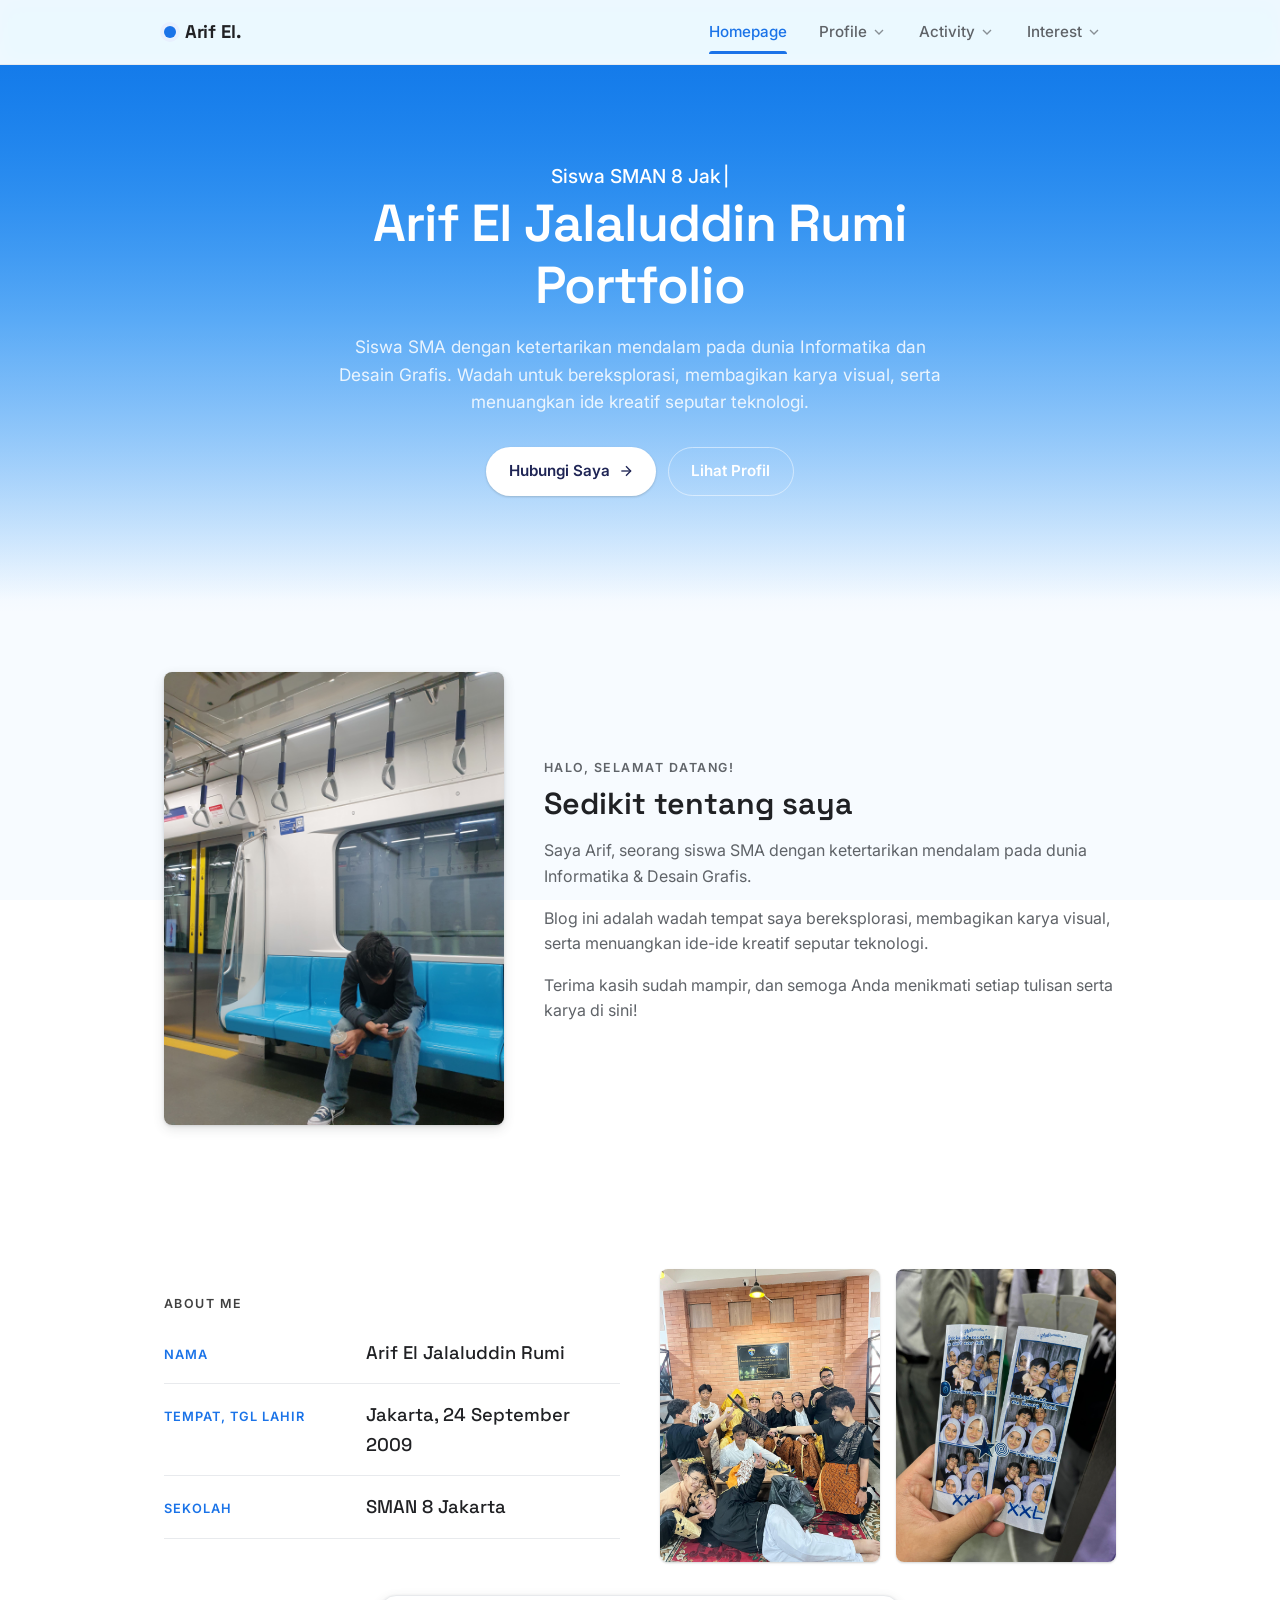
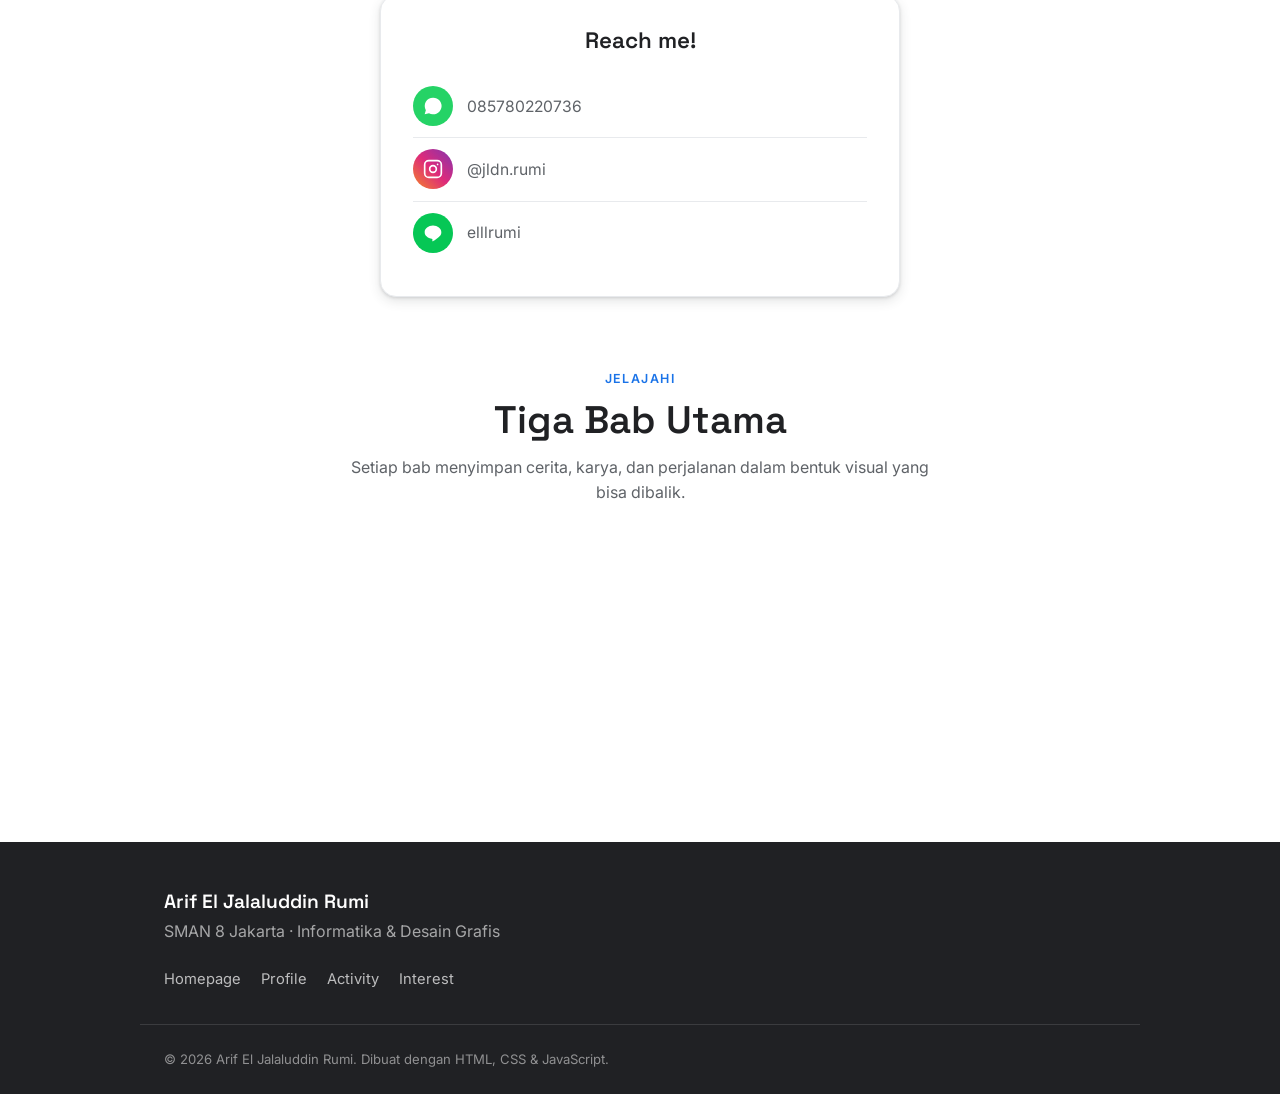
<file: index.html>
<!DOCTYPE html>
<html lang="id" class="bg-background">
<head>
  <meta charset="UTF-8" />
  <meta name="viewport" content="width=device-width, initial-scale=1.0" />
  <title>Arif El Jalaluddin Rumi - Portfolio</title>
  <meta name="description" content="Portfolio Arif El Jalaluddin Rumi — siswa SMAN 8 Jakarta dengan ketertarikan pada Informatika & Desain Grafis." />
  <meta name="theme-color" content="#2b2f7a" />
  <link rel="preconnect" href="https://fonts.googleapis.com" />
  <link rel="preconnect" href="https://fonts.gstatic.com" crossorigin />
  <link href="https://fonts.googleapis.com/css2?family=Space+Grotesk:wght@400;500;600;700&family=Inter:wght@400;500;600&display=swap" rel="stylesheet" />
  <link rel="stylesheet" href="styles.css" />
</head>
<body>

  <!-- ============ NAV ============ -->
  <header class="nav">
    <nav class="wrap nav__inner" aria-label="Navigasi utama">
      <a href="index.html" class="brand"><span class="brand__dot"></span>Arif El.</a>
      <button class="nav__toggle" aria-label="Buka menu" aria-expanded="false">
        <svg viewBox="0 0 24 24" fill="none" stroke="currentColor" stroke-width="2"><line x1="3" y1="6" x2="21" y2="6"/><line x1="3" y1="12" x2="21" y2="12"/><line x1="3" y1="18" x2="21" y2="18"/></svg>
      </button>
      <ul class="nav__links">
        <li><a class="nav__link active" data-page="index.html" href="index.html">Homepage</a></li>
        <li class="has-drop">
          <a class="nav__link" data-page="profile.html" href="profile.html">Profile
            <svg viewBox="0 0 24 24" fill="none" stroke="currentColor" stroke-width="2"><polyline points="6 9 12 15 18 9"/></svg>
          </a>
          <div class="dropdown">
            <a href="profile.html#skills">Skills</a>
            <a href="profile.html#future">Vision</a>
            <a href="profile.html#archive">Archive</a>
          </div>
        </li>
        <li class="has-drop">
          <a class="nav__link" data-page="activity.html" href="activity.html">Activity
            <svg viewBox="0 0 24 24" fill="none" stroke="currentColor" stroke-width="2"><polyline points="6 9 12 15 18 9"/></svg>
          </a>
          <div class="dropdown">
            <a href="activity.html#shs">Senior High School</a>
            <a href="activity.html#jhs">Junior High School</a>
            <a href="activity.html#social">Social</a>
          </div>
        </li>
        <li class="has-drop">
          <a class="nav__link" data-page="interest.html" href="interest.html">Interest
            <svg viewBox="0 0 24 24" fill="none" stroke="currentColor" stroke-width="2"><polyline points="6 9 12 15 18 9"/></svg>
          </a>
          <div class="dropdown">
            <a href="interest.html#book">Book</a>
            <a href="interest.html#graphic">Graphic Design</a>
            <a href="interest.html#photography">Photography</a>
          </div>
        </li>
      </ul>
    </nav>
  </header>

  <!-- ============ HERO ============ -->
  <section class="hero">
    <div class="typing-container">
  <span class="typing-text"></span><span class="cursor">|</span>
</div>
    <div class="wrap hero__inner">
      <h1 class="reveal in">Arif El Jalaluddin Rumi <br> Portfolio</h1>
      <p class="hero__sub reveal in">Siswa SMA dengan ketertarikan mendalam pada dunia Informatika dan Desain Grafis. Wadah untuk bereksplorasi, membagikan karya visual, serta menuangkan ide kreatif seputar teknologi.</p>
      <div class="hero__actions reveal in">
        <a href="#reach" class="btn btn--primary">Hubungi Saya
          <svg width="16" height="16" viewBox="0 0 24 24" fill="none" stroke="currentColor" stroke-width="2"><line x1="5" y1="12" x2="19" y2="12"/><polyline points="12 5 19 12 12 19"/></svg>
        </a>
        <a href="profile.html" class="btn btn--ghost">Lihat Profil</a>
      </div>
    </div>
  </section>

  <!-- ============ INTRO ============ -->
  <section class="intro wrap">
    <div class="intro__grid">
      <div class="intro__photo reveal">
        <div class="intro__img" style="aspect-ratio:3/4; width:100%;height:100%;">
          <img src = "1.jpg">
        </div>
      </div>
      <div class="intro__body reveal">
        <p class="eyebrow">Halo, Selamat Datang!</p>
        <h2>Sedikit tentang saya</h2>
        <p>Saya Arif, seorang siswa SMA dengan ketertarikan mendalam pada dunia Informatika &amp; Desain Grafis.</p>
        <p>Blog ini adalah wadah tempat saya bereksplorasi, membagikan karya visual, serta menuangkan ide-ide kreatif seputar teknologi.</p>
        <p>Terima kasih sudah mampir, dan semoga Anda menikmati setiap tulisan serta karya di sini!</p>
      </div>
    </div>
  </section>

  <!-- ============ ABOUT BAND ============ -->
  <section class="about-band section-pad">
    <div class="stripes-overlay"></div>
    <div class="wrap about__grid">
      <div class="about__text reveal">
        <p class="eyebrow" style="color:rgba(0, 0, 0, 0.75)">About me</p>
        <ul class="about__list">
          <li><span class="about__key">Nama</span><span class="about__val">Arif El Jalaluddin Rumi</span></li>
          <li><span class="about__key">Tempat, Tgl Lahir</span><span class="about__val">Jakarta, 24 September 2009</span></li>
          <li><span class="about__key">Sekolah</span><span class="about__val">SMAN 8 Jakarta</span></li>
        </ul>
      </div>
      <div class="about__photos">
        <div class="flip reveal">
          <div class="flip__hint"><svg viewBox="0 0 24 24" fill="none" stroke="currentColor" stroke-width="2"><polyline points="23 4 23 10 17 10"/><path d="M20.49 15a9 9 0 1 1-2.12-9.36L23 10"/></svg></div>
          <div class="flip__inner">
            <div class="flip__face flip__front"><div class="slider__img"><img src = "2.jpg"></div></div>
            <div class="flip__face flip__back"></div>
          </div>
        </div>
        <div class="flip reveal">
          <div class="flip__hint"><svg viewBox="0 0 24 24" fill="none" stroke="currentColor" stroke-width="2"><polyline points="23 4 23 10 17 10"/><path d="M20.49 15a9 9 0 1 1-2.12-9.36L23 10"/></svg></div>
          <div class="flip__inner">
            <div class="flip__face flip__front"><div class="slider__img"><img src = "3.jpg"></div></div>
            <div class="flip__face flip__back"></div>
          </div>
        </div>
      </div>
    </div>
  </section>

  <!-- ============ REACH ME ============ -->
 <div class="wrap">
    <div id="reach" class="glass reach reveal">
      <h3>Reach me!</h3>
      
      <!-- WhatsApp -->
      <div class="reach__row">
        <span class="reach__ic wa"><svg viewBox="0 0 24 24" fill="currentColor"><path d="M17.5 14.4c-.3-.2-1.7-.8-2-.9-.3-.1-.5-.2-.7.2-.2.3-.7.9-.9 1.1-.2.2-.3.2-.6.1-1.7-.9-2.9-1.6-4-3.5-.3-.5.3-.5.8-1.6.1-.2 0-.4 0-.5 0-.2-.7-1.6-.9-2.2-.2-.6-.5-.5-.7-.5H8c-.2 0-.5.1-.7.4-.3.3-1 1-1 2.4s1 2.8 1.2 3c.1.2 2 3.1 5 4.3 1.9.8 2.6.9 3.5.7.6-.1 1.7-.7 1.9-1.4.2-.7.2-1.2.2-1.4-.1-.1-.3-.2-.6-.3zM12 2a10 10 0 0 0-8.6 15l-1.4 5 5.2-1.4A10 10 0 1 0 12 2z"/></svg></span>
        <a href="https://wa.me/6285780220736" target="_blank" style="text-decoration: none; color: inherit;">085780220736</a>
      </div>
      
      <!-- Instagram -->
      <div class="reach__row">
        <span class="reach__ic ig"><svg viewBox="0 0 24 24" fill="none" stroke="currentColor" stroke-width="2"><rect x="2" y="2" width="20" height="20" rx="5"/><circle cx="12" cy="12" r="4"/><circle cx="17.5" cy="6.5" r="1" fill="currentColor" stroke="none"/></svg></span>
        <a href="https://instagram.com/jldn.rumi" target="_blank" style="text-decoration: none; color: inherit;">@jldn.rumi</a>
      </div>
      
      <!-- LINE -->
      <div class="reach__row">
        <span class="reach__ic line"><svg viewBox="0 0 24 24" fill="currentColor"><path d="M12 3C6.5 3 2 6.6 2 11c0 4 3.6 7.3 8.4 7.9.3.1.8.2.9.5.1.3.1.7 0 1l-.1.9c0 .3-.2 1 .9.5s5.7-3.4 7.8-5.8C21.3 14.6 22 12.9 22 11c0-4.4-4.5-8-10-8z"/></svg></span>
        <a href="https://line.me/ti/p/~elllrumi" target="_blank" style="text-decoration: none; color: inherit;">elllrumi</a>
      </div>
      
    </div>
  </div>

  <!-- ============ SECTION PREVIEW ============ -->
  <section class="wrap section-pad">
    <div class="center" style="margin-bottom:0.5rem">
      <p class="eyebrow">Jelajahi</p>
      <h2 class="section-title">Tiga Bab Utama</h2>
      <p class="section-lead">Setiap bab menyimpan cerita, karya, dan perjalanan dalam bentuk visual yang bisa dibalik.</p>
    </div>
    <div class="previews">
      <a href="profile.html" class="preview-card preview-card--1 reveal">
        <span class="arrow"><svg width="22" height="22" viewBox="0 0 24 24" fill="none" stroke="currentColor" stroke-width="2"><line x1="7" y1="17" x2="17" y2="7"/><polyline points="7 7 17 7 17 17"/></svg></span>
        <h3>Profile</h3>
        <p>Skills, cita-cita di masa depan, dan archive karya.</p>
      </a>
      <a href="activity.html" class="preview-card preview-card--2 reveal">
        <span class="arrow"><svg width="22" height="22" viewBox="0 0 24 24" fill="none" stroke="currentColor" stroke-width="2"><line x1="7" y1="17" x2="17" y2="7"/><polyline points="7 7 17 7 17 17"/></svg></span>
        <h3>Activity</h3>
        <p>Senior High School, Junior High School, dan Social.</p>
      </a>
      <a href="interest.html" class="preview-card preview-card--3 reveal">
        <span class="arrow"><svg width="22" height="22" viewBox="0 0 24 24" fill="none" stroke="currentColor" stroke-width="2"><line x1="7" y1="17" x2="17" y2="7"/><polyline points="7 7 17 7 17 17"/></svg></span>
        <h3>Interest</h3>
        <p>Book, Graphic Design, Photography, dan Games.</p>
      </a>
    </div>
  </section>

  <!-- ============ FOOTER ============ -->
  <footer class="footer">
    <div class="wrap footer__inner">
      <div>
        <h3>Arif El Jalaluddin Rumi</h3>
        <p>SMAN 8 Jakarta &middot; Informatika &amp; Desain Grafis</p>
      </div>
      <nav class="footer__links" aria-label="Footer">
        <a href="index.html">Homepage</a>
        <a href="profile.html">Profile</a>
        <a href="activity.html">Activity</a>
        <a href="interest.html">Interest</a>
      </nav>
    </div>
    <div class="wrap footer__copy">&copy; 2026 Arif El Jalaluddin Rumi. Dibuat dengan HTML, CSS &amp; JavaScript.</div>
  </footer>

  <script src="main.js"></script>
</body>
</html>
</file>
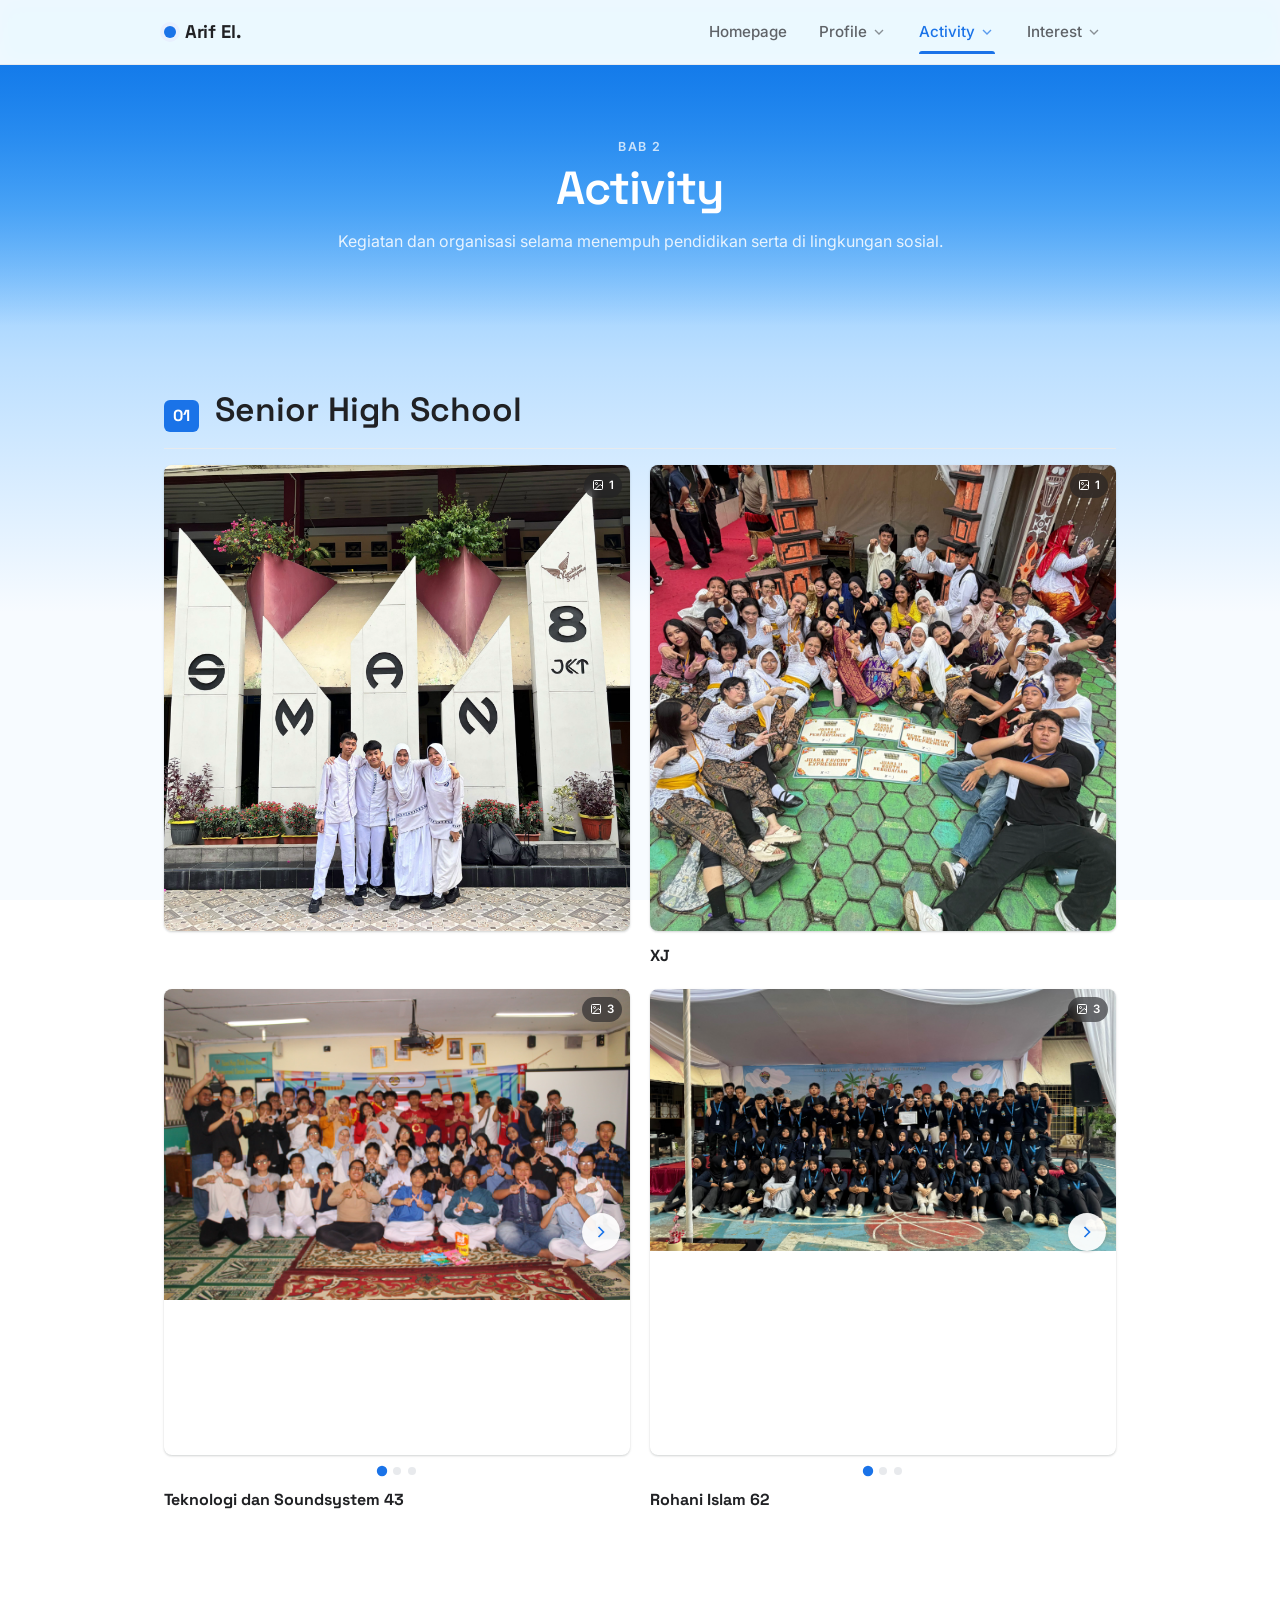
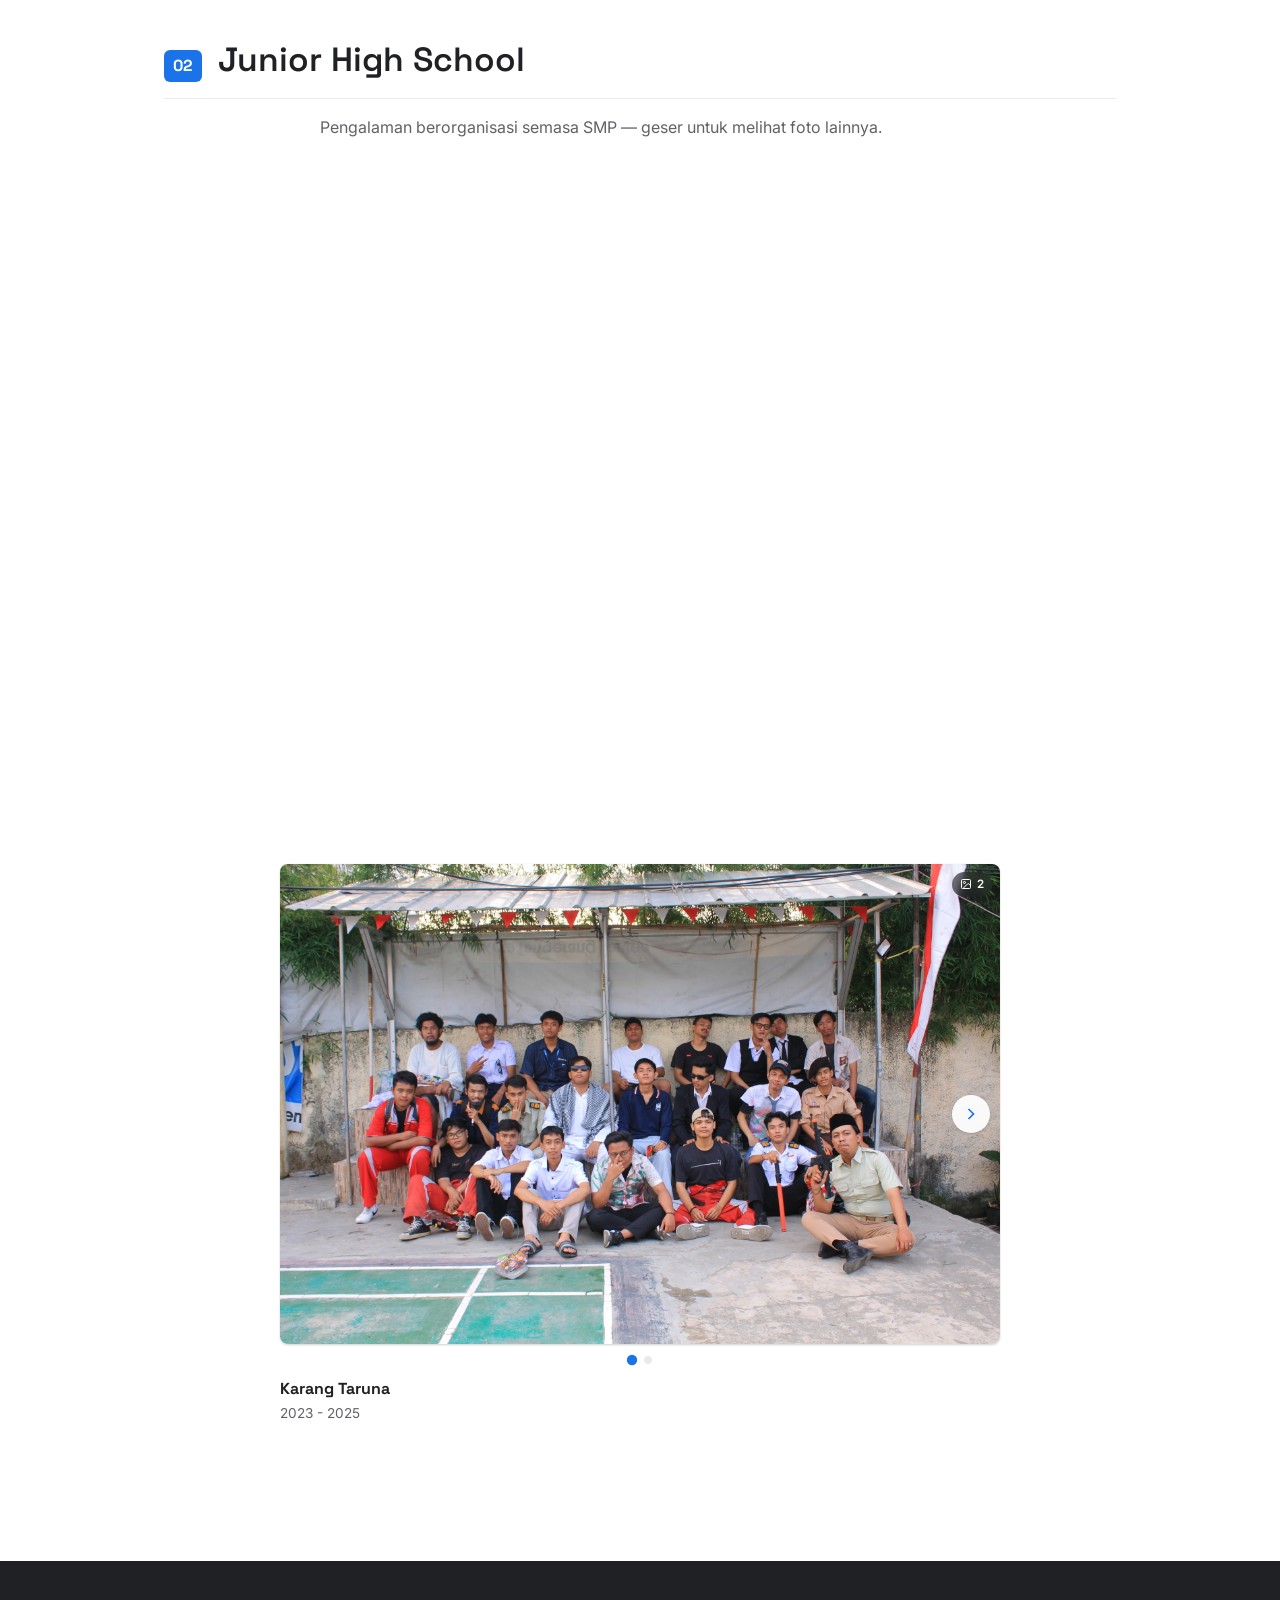
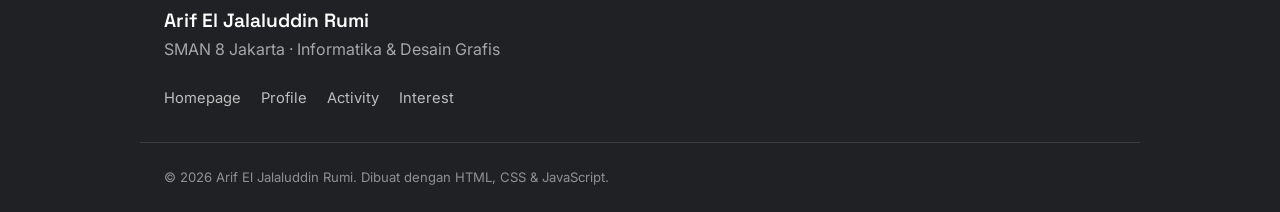
<file: activity.html>
<!DOCTYPE html>
<html lang="id" class="bg-background">
<head>
  <meta charset="UTF-8" />
  <meta name="viewport" content="width=device-width, initial-scale=1.0" />
  <title>Activity — Arif El Jalaluddin Rumi</title>
  <meta name="description" content="Aktivitas Arif: Senior High School, Junior High School, dan kegiatan sosial." />
  <meta name="theme-color" content="#2b2f7a" />
  <link rel="preconnect" href="https://fonts.googleapis.com" />
  <link rel="preconnect" href="https://fonts.gstatic.com" crossorigin />
  <link href="https://fonts.googleapis.com/css2?family=Space+Grotesk:wght@400;500;600;700&family=Inter:wght@400;500;600&display=swap" rel="stylesheet" />
  <link rel="stylesheet" href="styles.css" />
</head>
<body>

  <!-- ============ NAV ============ -->
  <header class="nav">
    <nav class="wrap nav__inner" aria-label="Navigasi utama">
      <a href="index.html" class="brand"><span class="brand__dot"></span>Arif El.</a>
      <button class="nav__toggle" aria-label="Buka menu" aria-expanded="false">
        <svg viewBox="0 0 24 24" fill="none" stroke="currentColor" stroke-width="2"><line x1="3" y1="6" x2="21" y2="6"/><line x1="3" y1="12" x2="21" y2="12"/><line x1="3" y1="18" x2="21" y2="18"/></svg>
      </button>
      <ul class="nav__links">
        <li><a class="nav__link" data-page="index.html" href="index.html">Homepage</a></li>
        <li class="has-drop">
          <a class="nav__link" data-page="profile.html" href="profile.html">Profile
            <svg viewBox="0 0 24 24" fill="none" stroke="currentColor" stroke-width="2"><polyline points="6 9 12 15 18 9"/></svg>
          </a>
          <div class="dropdown">
            <a href="profile.html#skills">Skills</a>
            <a href="profile.html#future">Vision</a>
            <a href="profile.html#archive">Archive</a>
          </div>
        </li>
        <li class="has-drop">
          <a class="nav__link active" data-page="activity.html" href="activity.html">Activity
            <svg viewBox="0 0 24 24" fill="none" stroke="currentColor" stroke-width="2"><polyline points="6 9 12 15 18 9"/></svg>
          </a>
          <div class="dropdown">
            <a href="#shs">Senior High School</a>
            <a href="#jhs">Junior High School</a>
            <a href="#social">Social</a>
          </div>
        </li>
        <li class="has-drop">
          <a class="nav__link" data-page="interest.html" href="interest.html">Interest
            <svg viewBox="0 0 24 24" fill="none" stroke="currentColor" stroke-width="2"><polyline points="6 9 12 15 18 9"/></svg>
          </a>
          <div class="dropdown">
            <a href="interest.html#book">Book</a>
            <a href="interest.html#graphic">Graphic Design</a>
            <a href="interest.html#photography">Photography</a>
          </div>
        </li>
      </ul>
    </nav>
  </header>

  <!-- ============ PAGE HERO ============ -->
  <section class="pagehero">
    <div class="wrap">
      <p class="eyebrow" style="color:rgba(255,255,255,0.75)">Bab 2</p>
      <h1>Activity</h1>
      <p>Kegiatan dan organisasi selama menempuh pendidikan serta di lingkungan sosial.</p>
    </div>
  </section>

  <!-- ============ SENIOR HIGH SCHOOL ============ -->
  <section id="shs" class="subsection">
    <div class="wrap">
      <div class="sub-head reveal"><span class="num">01</span><h2>Senior High School</h2></div>
      <div class="gallery gallery--2">
        <div class="reveal">
          <div class="slider wide" data-slider>
            <span class="slider__count"><svg viewBox="0 0 24 24" fill="none" stroke="currentColor" stroke-width="2"><rect x="3" y="3" width="18" height="18" rx="2"/><circle cx="9" cy="9" r="2"/><path d="m21 15-3.09-3.09a2 2 0 0 0-2.82 0L6 21"/></svg>1</span>
            <div class="slider__viewport">
              <div class="slider__track">
                <div class="slider__slide"><div class="slider__img"><img src ="a11.png"></div></div>
              </div>
            </div>
            <button class="slider__btn slider__btn--prev" type="button" aria-label="Foto sebelumnya"><svg viewBox="0 0 24 24" fill="none" stroke="currentColor" stroke-width="2"><polyline points="15 18 9 12 15 6"/></svg></button>
            <button class="slider__btn slider__btn--next" type="button" aria-label="Foto berikutnya"><svg viewBox="0 0 24 24" fill="none" stroke="currentColor" stroke-width="2"><polyline points="9 18 15 12 9 6"/></svg></button>
            <div class="slider__dots"></div>
          </div>
        </div>
        <div class="reveal">
          <div class="slider wide" data-slider>
            <span class="slider__count"><svg viewBox="0 0 24 24" fill="none" stroke="currentColor" stroke-width="2"><rect x="3" y="3" width="18" height="18" rx="2"/><circle cx="9" cy="9" r="2"/><path d="m21 15-3.09-3.09a2 2 0 0 0-2.82 0L6 21"/></svg>1</span>
            <div class="slider__viewport">
              <div class="slider__track">
                <div class="slider__slide"><div class="slider__img"><img src = "a21.png"></div></div>
              </div>
            </div>
            <button class="slider__btn slider__btn--prev" type="button" aria-label="Foto sebelumnya"><svg viewBox="0 0 24 24" fill="none" stroke="currentColor" stroke-width="2"><polyline points="15 18 9 12 15 6"/></svg></button>
            <button class="slider__btn slider__btn--next" type="button" aria-label="Foto berikutnya"><svg viewBox="0 0 24 24" fill="none" stroke="currentColor" stroke-width="2"><polyline points="9 18 15 12 9 6"/></svg></button>
            <div class="slider__dots"></div>
          </div>
          <div class="caption-card"><strong>XJ</strong></div>
        </div>
        <div class="reveal">
          <div class="slider wide" data-slider>
            <span class="slider__count"><svg viewBox="0 0 24 24" fill="none" stroke="currentColor" stroke-width="2"><rect x="3" y="3" width="18" height="18" rx="2"/><circle cx="9" cy="9" r="2"/><path d="m21 15-3.09-3.09a2 2 0 0 0-2.82 0L6 21"/></svg>3</span>
            <div class="slider__viewport">
              <div class="slider__track">
                <div class="slider__slide"><div class="slider__img"> <img src = "a31.JPG"></div></div>
                <div class="slider__slide"><div class="slider__img"><img src = "a321.png"></div></div>
                <div class="slider__slide"><div class="slider__img"> <img src = "a331.png"></div></div>
              </div>
            </div>
            <button class="slider__btn slider__btn--prev" type="button" aria-label="Foto sebelumnya"><svg viewBox="0 0 24 24" fill="none" stroke="currentColor" stroke-width="2"><polyline points="15 18 9 12 15 6"/></svg></button>
            <button class="slider__btn slider__btn--next" type="button" aria-label="Foto berikutnya"><svg viewBox="0 0 24 24" fill="none" stroke="currentColor" stroke-width="2"><polyline points="9 18 15 12 9 6"/></svg></button>
            <div class="slider__dots"></div>
          </div>
          <div class="caption-card"><strong>Teknologi dan Soundsystem 43</strong></div>
        </div>
        <div class="reveal">
          <div class="slider wide" data-slider>
            <span class="slider__count"><svg viewBox="0 0 24 24" fill="none" stroke="currentColor" stroke-width="2"><rect x="3" y="3" width="18" height="18" rx="2"/><circle cx="9" cy="9" r="2"/><path d="m21 15-3.09-3.09a2 2 0 0 0-2.82 0L6 21"/></svg>3</span>
            <div class="slider__viewport">
              <div class="slider__track">
                <div class="slider__slide"><div class="slider__img"><img src = "a43.jpg"></div></div>
                <div class="slider__slide"><div class="slider__img"><img src = "a421.png"></div></div>
                <div class="slider__slide"><div class="slider__img"><img src = "a41.jpg"></div></div>
              </div>
            </div>
            <button class="slider__btn slider__btn--prev" type="button" aria-label="Foto sebelumnya"><svg viewBox="0 0 24 24" fill="none" stroke="currentColor" stroke-width="2"><polyline points="15 18 9 12 15 6"/></svg></button>
            <button class="slider__btn slider__btn--next" type="button" aria-label="Foto berikutnya"><svg viewBox="0 0 24 24" fill="none" stroke="currentColor" stroke-width="2"><polyline points="9 18 15 12 9 6"/></svg></button>
            <div class="slider__dots"></div>
          </div>
          <div class="caption-card"><strong>Rohani Islam 62</strong></div>
        </div>
      </div>
    </div>
  </section>

  <!-- ============ JUNIOR HIGH SCHOOL ============ -->
  <section id="jhs" class="subsection">
    <div class="wrap">
      <div class="sub-head reveal"><span class="num">02</span><h2>Junior High School</h2></div>
      <p class="section-lead reveal" style="margin-bottom:2rem">Pengalaman berorganisasi semasa SMP — geser untuk melihat foto lainnya.</p>
      <div class="gallery gallery--2">
        <div class="reveal">
          <div class="slider wide" data-slider>
            <span class="slider__count"><svg viewBox="0 0 24 24" fill="none" stroke="currentColor" stroke-width="2"><rect x="3" y="3" width="18" height="18" rx="2"/><circle cx="9" cy="9" r="2"/><path d="m21 15-3.09-3.09a2 2 0 0 0-2.82 0L6 21"/></svg>3</span>
            <div class="slider__viewport">
              <div class="slider__track">
                <div class="slider__slide"><div class="slider__img"><img src = "a51.JPG"></div></div>
                <div class="slider__slide"><div class="slider__img"><img src = "a53.jpg"></div></div>
                <div class="slider__slide"><div class="slider__img"><img src = "IMG-20240913-WA0010.jpg"></div></div>
              </div>
            </div>
            <button class="slider__btn slider__btn--prev" type="button" aria-label="Foto sebelumnya"><svg viewBox="0 0 24 24" fill="none" stroke="currentColor" stroke-width="2"><polyline points="15 18 9 12 15 6"/></svg></button>
            <button class="slider__btn slider__btn--next" type="button" aria-label="Foto berikutnya"><svg viewBox="0 0 24 24" fill="none" stroke="currentColor" stroke-width="2"><polyline points="9 18 15 12 9 6"/></svg></button>
            <div class="slider__dots"></div>
          </div>
          <div class="caption-card"><strong>Bendahara II - OSIS</strong><span>2023 - 2024</span></div>
        </div>
        <div class="reveal">
          <div class="slider wide" data-slider>
            <span class="slider__count"><svg viewBox="0 0 24 24" fill="none" stroke="currentColor" stroke-width="2"><rect x="3" y="3" width="18" height="18" rx="2"/><circle cx="9" cy="9" r="2"/><path d="m21 15-3.09-3.09a2 2 0 0 0-2.82 0L6 21"/></svg>3</span>
            <div class="slider__viewport">
              <div class="slider__track">
                <div class="slider__slide"><div class="slider__img"><img src = "a61.jpg"></div></div>
                <div class="slider__slide"><div class="slider__img"><img src = "a62.jpg"></div></div>
                <div class="slider__slide"><div class="slider__img"><img src = "a63.jpg"></div></div>
              </div>
            </div>
            <button class="slider__btn slider__btn--prev" type="button" aria-label="Foto sebelumnya"><svg viewBox="0 0 24 24" fill="none" stroke="currentColor" stroke-width="2"><polyline points="15 18 9 12 15 6"/></svg></button>
            <button class="slider__btn slider__btn--next" type="button" aria-label="Foto berikutnya"><svg viewBox="0 0 24 24" fill="none" stroke="currentColor" stroke-width="2"><polyline points="9 18 15 12 9 6"/></svg></button>
            <div class="slider__dots"></div>
          </div>
          <div class="caption-card"><strong>Ketua Ekstrakurikuler - KIR</strong><span>2023 - 2024</span></div>
        </div>
      </div>
    </div>
  </section>

  <!-- ============ SOCIAL ============ -->
  <section id="social" class="subsection">
    <div class="wrap">
      <div class="sub-head reveal"><span class="num">03</span><h2>Social</h2></div>
      <p class="section-lead reveal" style="margin-bottom:2rem">Kontribusi di lingkungan masyarakat — geser untuk melihat foto lainnya.</p>
      
      <div class="gallery" style="max-width:720px;margin-inline:auto">
        <div class="reveal">
          <div class="slider" data-slider>
            <span class="slider__count">
              <svg viewBox="0 0 24 24" fill="none" stroke="currentColor" stroke-width="2"><rect x="3" y="3" width="18" height="18" rx="2"/><circle cx="9" cy="9" r="2"/><path d="m21 15-3.09-3.09a2 2 0 0 0-2.82 0L6 21"/></svg>2
            </span>
            <div class="slider__viewport">
              <div class="slider__track">
                
                <!-- GANTI BAGIAN INI: Hapus <div class="note"> -->
                <div class="slider__slide"><img class="slider__img" src="a71.JPG" alt="Sosial 1"></div>
                <div class="slider__slide"><img class="slider__img" src="a72.jpg" alt="Sosial 2"></div>
                
              </div>
            </div>
            <button class="slider__btn slider__btn--prev" type="button" aria-label="Foto sebelumnya"><svg viewBox="0 0 24 24" fill="none" stroke="currentColor" stroke-width="2"><polyline points="15 18 9 12 15 6"/></svg></button>
            <button class="slider__btn slider__btn--next" type="button" aria-label="Foto berikutnya"><svg viewBox="0 0 24 24" fill="none" stroke="currentColor" stroke-width="2"><polyline points="9 18 15 12 9 6"/></svg></button>
            <div class="slider__dots"></div>
          </div>
          <div class="caption-card"><strong>Karang Taruna</strong><span>2023 - 2025</span></div>
        </div>
      </div>
    </div>
</section>
  <!-- ============ FOOTER ============ -->
  <footer class="footer">
    <div class="wrap footer__inner">
      <div>
        <h3>Arif El Jalaluddin Rumi</h3>
        <p>SMAN 8 Jakarta &middot; Informatika &amp; Desain Grafis</p>
      </div>
      <nav class="footer__links" aria-label="Footer">
        <a href="index.html">Homepage</a>
        <a href="profile.html">Profile</a>
        <a href="activity.html">Activity</a>
        <a href="interest.html">Interest</a>
      </nav>
    </div>
    <div class="wrap footer__copy">&copy; 2026 Arif El Jalaluddin Rumi. Dibuat dengan HTML, CSS &amp; JavaScript.</div>
  </footer>

  <script src="main.js"></script>
</body>
</html>
</file>
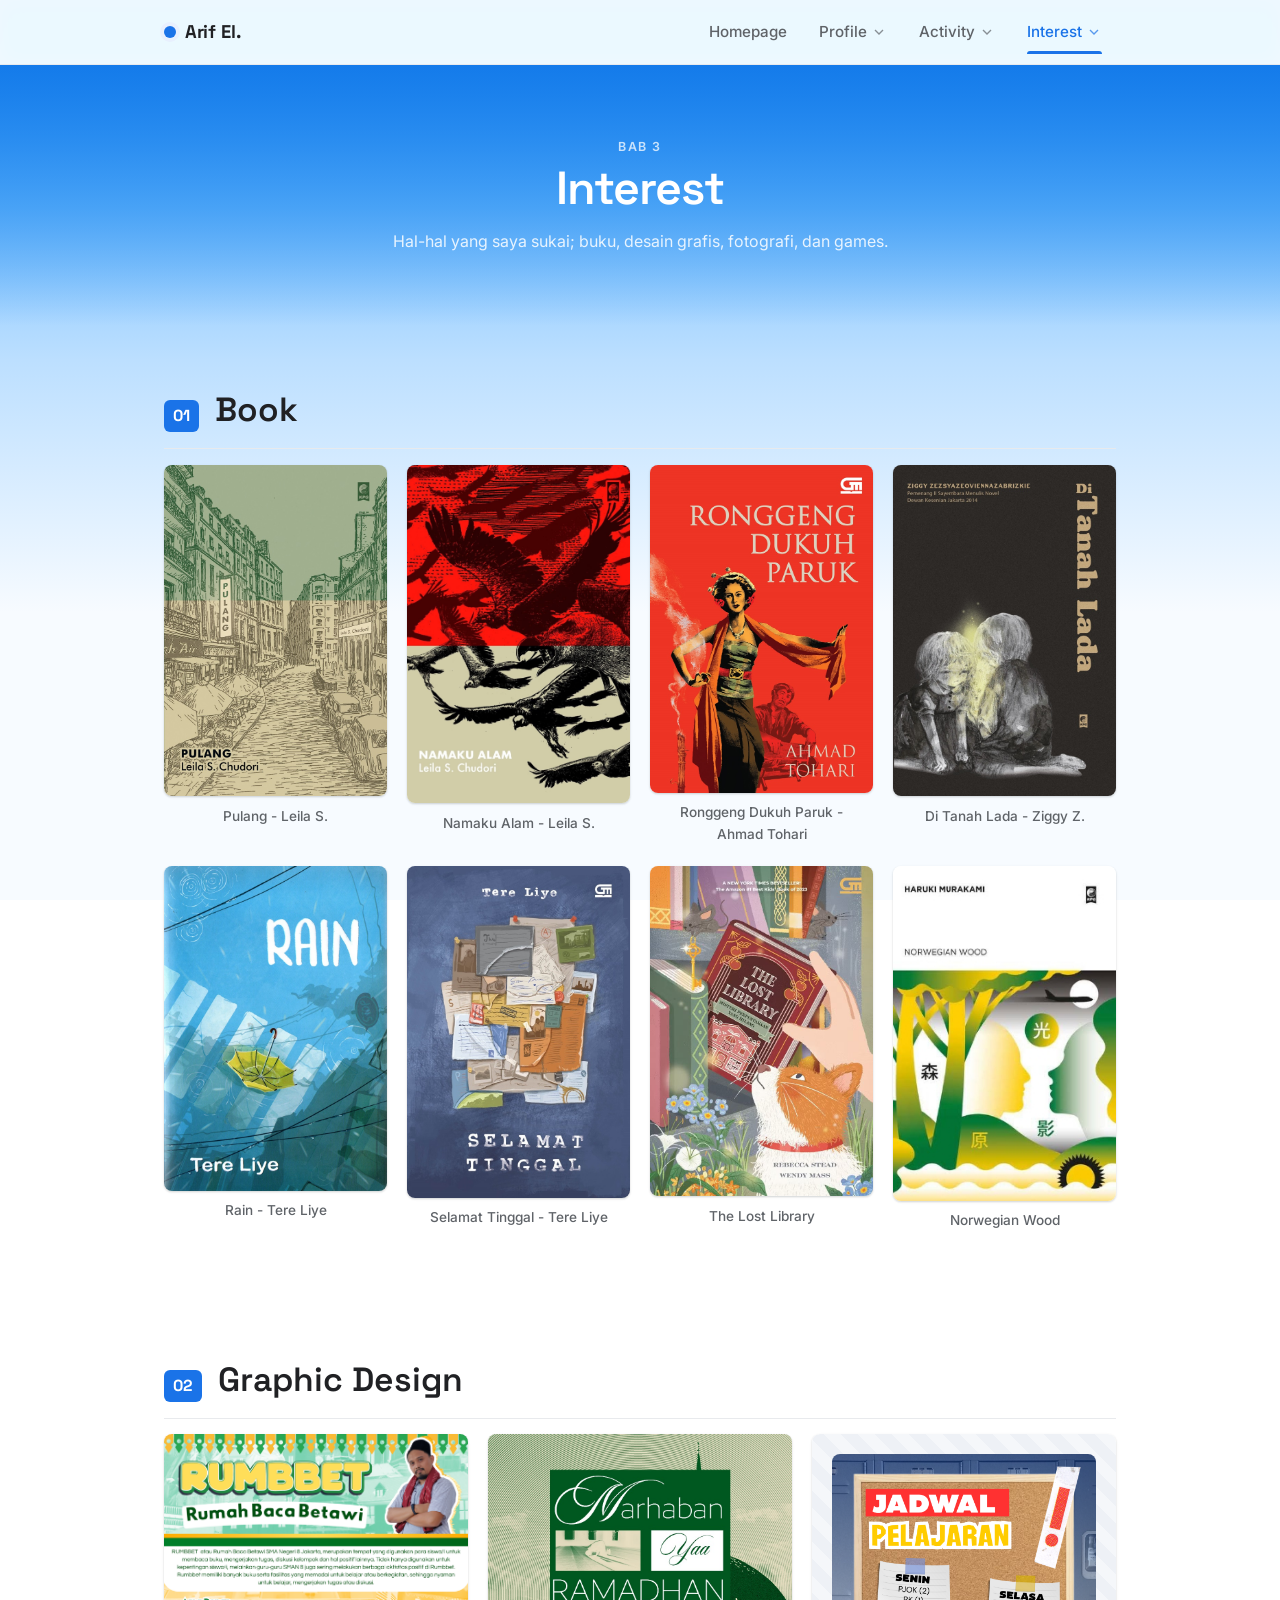
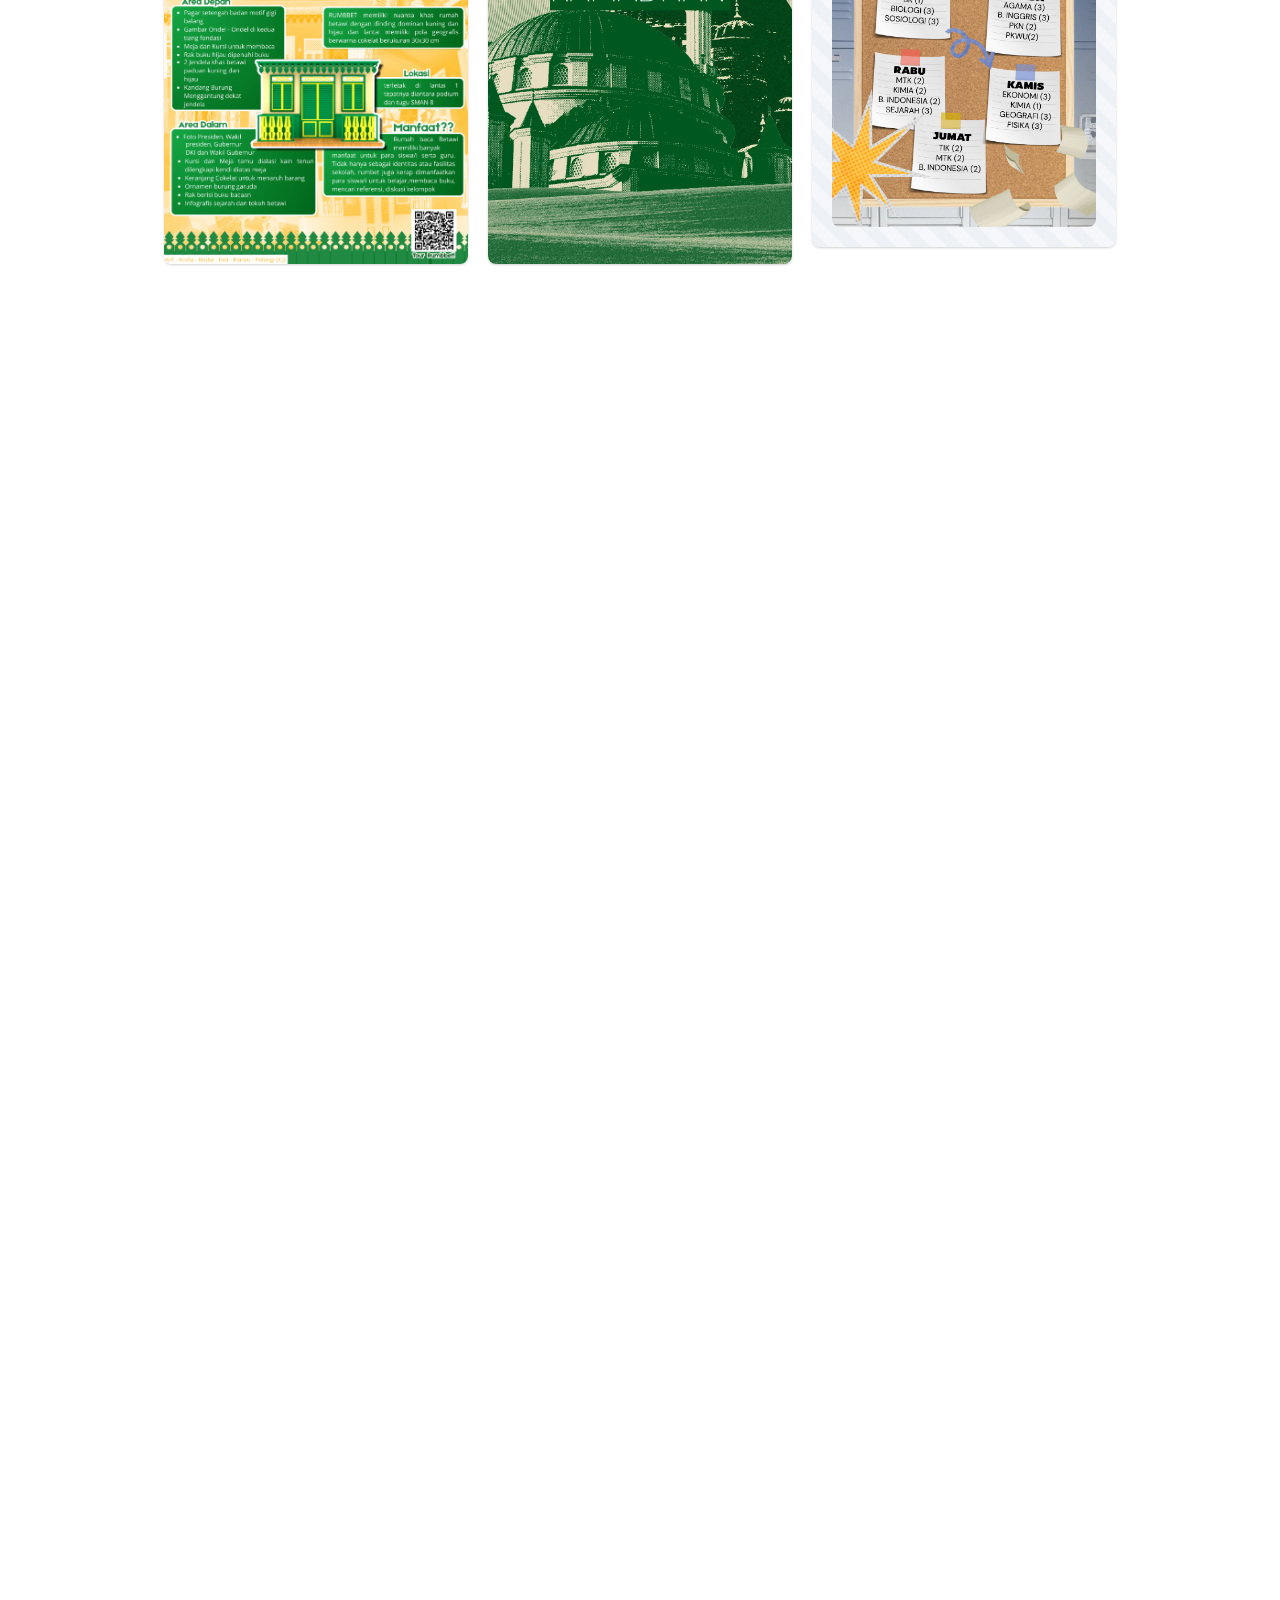
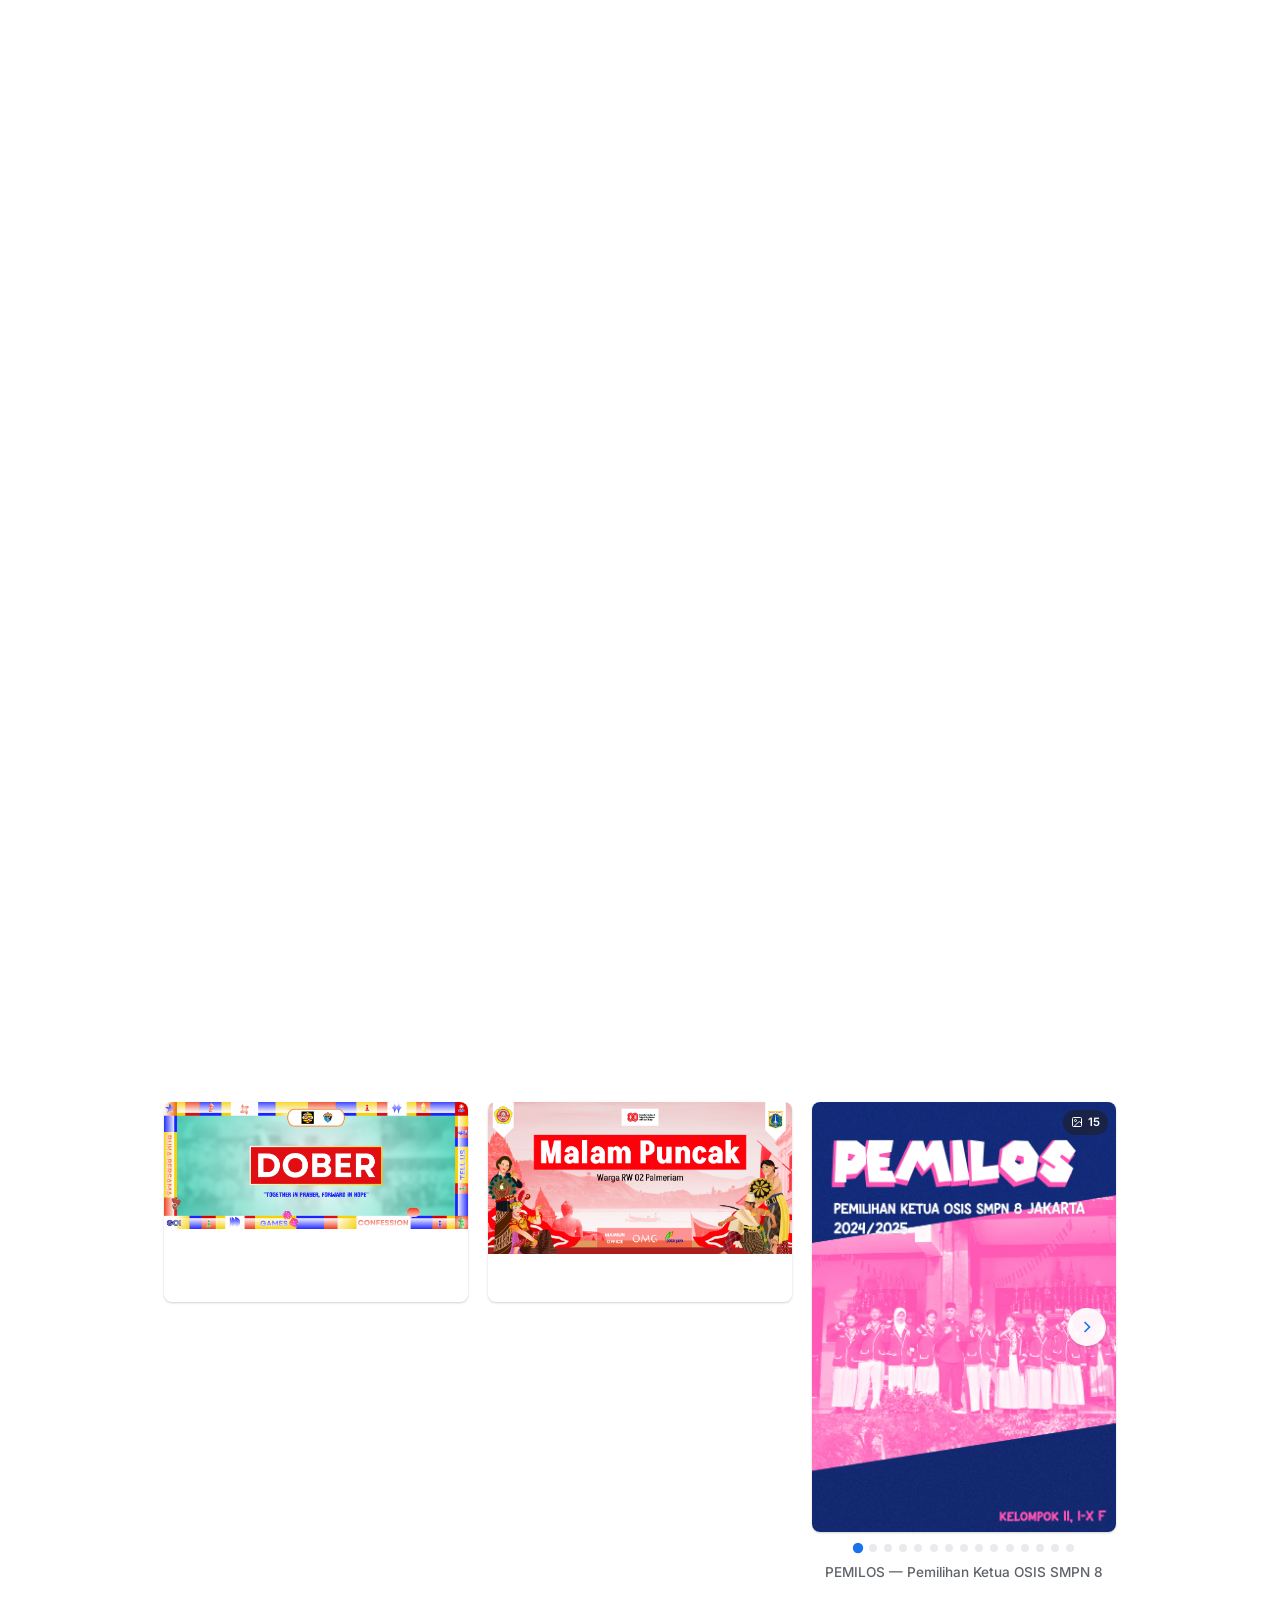
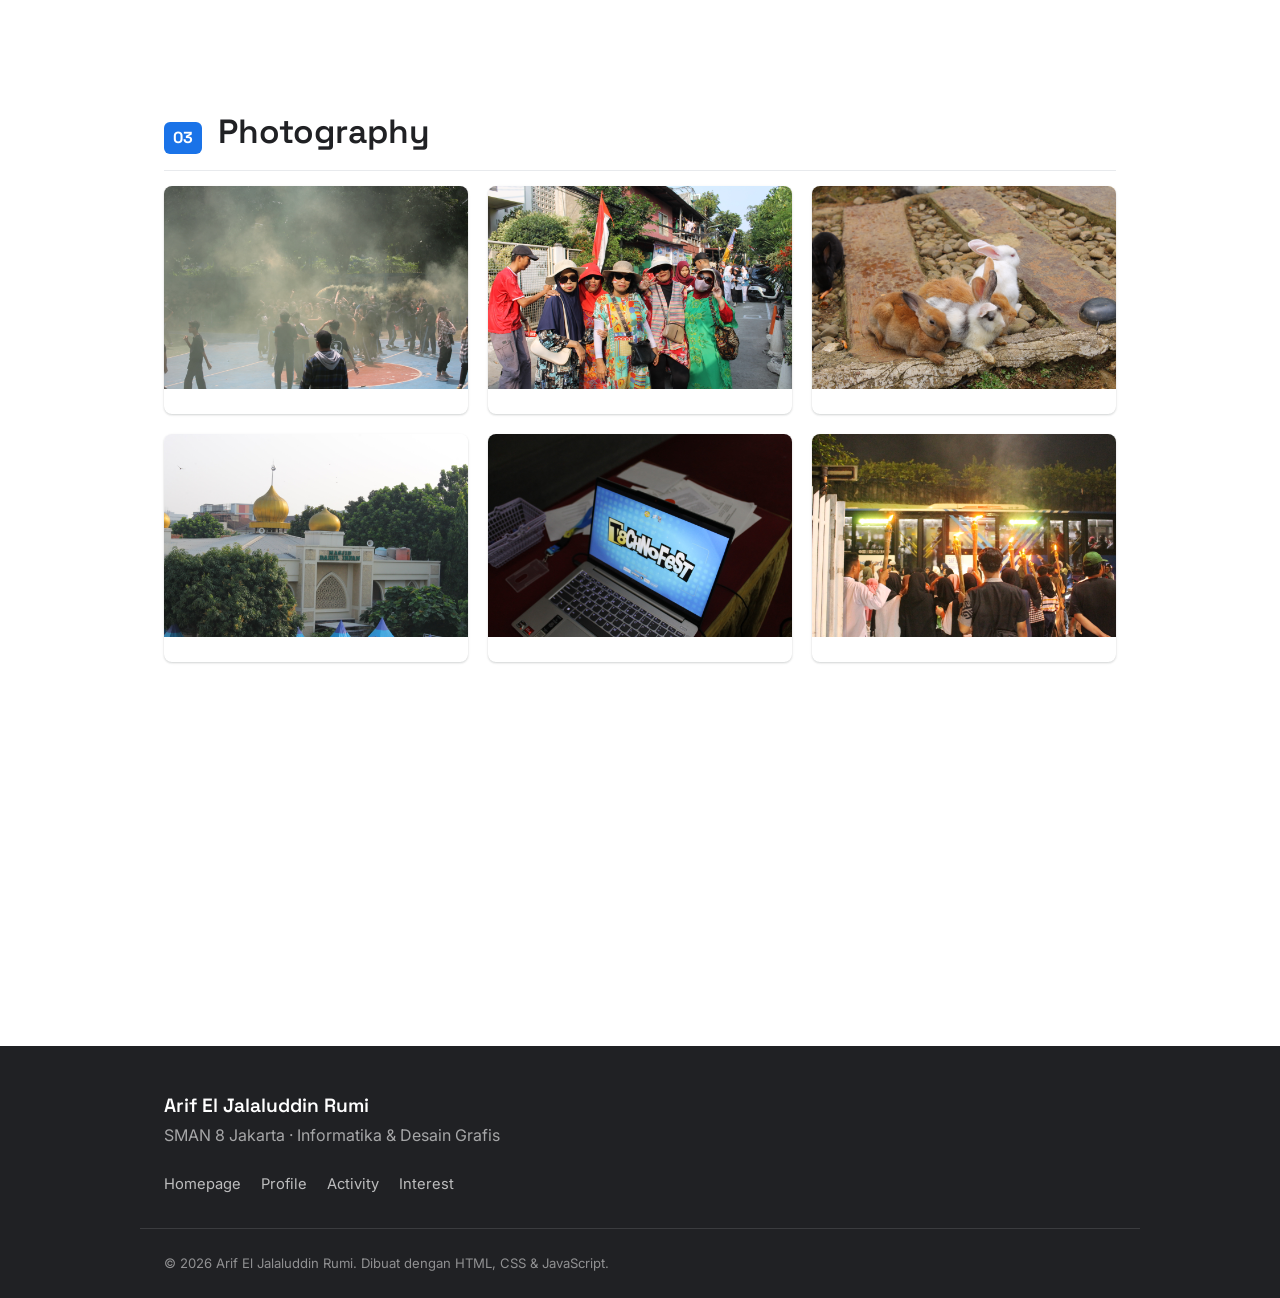
<file: interest.html>
<!DOCTYPE html>
<html lang="id" class="bg-background">
<head>
  <meta charset="UTF-8" />
  <meta name="viewport" content="width=device-width, initial-scale=1.0" />
  <title>Interest — Arif El Jalaluddin Rumi</title>
  <meta name="description" content="Minat Arif: buku, desain grafis, fotografi, dan games." />
  <meta name="theme-color" content="#2b2f7a" />
  <link rel="preconnect" href="https://fonts.googleapis.com" />
  <link rel="preconnect" href="https://fonts.gstatic.com" crossorigin />
  <link href="https://fonts.googleapis.com/css2?family=Space+Grotesk:wght@400;500;600;700&family=Inter:wght@400;500;600&display=swap" rel="stylesheet" />
  <link rel="stylesheet" href="styles.css" />
</head>
<body>

  <!-- ============ NAV ============ -->
  <header class="nav">
    <nav class="wrap nav__inner" aria-label="Navigasi utama">
      <a href="index.html" class="brand"><span class="brand__dot"></span>Arif El.</a>
      <button class="nav__toggle" aria-label="Buka menu" aria-expanded="false">
        <svg viewBox="0 0 24 24" fill="none" stroke="currentColor" stroke-width="2"><line x1="3" y1="6" x2="21" y2="6"/><line x1="3" y1="12" x2="21" y2="12"/><line x1="3" y1="18" x2="21" y2="18"/></svg>
      </button>
      <ul class="nav__links">
        <li><a class="nav__link" data-page="index.html" href="index.html">Homepage</a></li>
        <li class="has-drop">
          <a class="nav__link" data-page="profile.html" href="profile.html">Profile
            <svg viewBox="0 0 24 24" fill="none" stroke="currentColor" stroke-width="2"><polyline points="6 9 12 15 18 9"/></svg>
          </a>
          <div class="dropdown">
            <a href="profile.html#skills">Skills</a>
            <a href="profile.html#future">Vision</a>
            <a href="profile.html#archive">Archive</a>
          </div>
        </li>
        <li class="has-drop">
          <a class="nav__link" data-page="activity.html" href="activity.html">Activity
            <svg viewBox="0 0 24 24" fill="none" stroke="currentColor" stroke-width="2"><polyline points="6 9 12 15 18 9"/></svg>
          </a>
          <div class="dropdown">
            <a href="activity.html#shs">Senior High School</a>
            <a href="activity.html#jhs">Junior High School</a>
            <a href="activity.html#social">Social</a>
          </div>
        </li>
        <li class="has-drop">
          <a class="nav__link active" data-page="interest.html" href="interest.html">Interest
            <svg viewBox="0 0 24 24" fill="none" stroke="currentColor" stroke-width="2"><polyline points="6 9 12 15 18 9"/></svg>
          </a>
          <div class="dropdown">
            <a href="#book">Book</a>
            <a href="#graphic">Graphic Design</a>
            <a href="#photography">Photography</a>
          </div>
        </li>
      </ul>
    </nav>
  </header>

  <!-- ============ PAGE HERO ============ -->
  <section class="pagehero">
    <div class="wrap">
      <p class="eyebrow" style="color:rgba(255,255,255,0.75)">Bab 3</p>
      <h1>Interest</h1>
      <p>Hal-hal yang saya sukai; buku, desain grafis, fotografi, dan games.</p>
    </div>
  </section>

  <!-- ============ BOOK ============ -->
  <section id="book" class="subsection">
    <div class="wrap">
      <div class="sub-head reveal"><span class="num">01</span><h2>Book</h2></div>
      <div class="books">
        <!-- 8 books -->
        <div class="book reveal">
          <div class="flip">
            <div class="flip__hint"><svg viewBox="0 0 24 24" fill="none" stroke="currentColor" stroke-width="2"><polyline points="23 4 23 10 17 10"/><path d="M20.49 15a9 9 0 1 1-2.12-9.36L23 10"/></svg></div>
            <div class="flip__inner">
              <div class="flip__face flip__front"><div class="slider__img"><img src ="pulang.jpg"></div></div>
              <div class="flip__face flip__back"><h4>Pulang</h4><p>Leila S. Chudori</p></div>
            </div>
          </div>
          <p class="book__label">Pulang - Leila S.</p>
        </div>
        <div class="book reveal">
          <div class="flip">
            <div class="flip__hint"><svg viewBox="0 0 24 24" fill="none" stroke="currentColor" stroke-width="2"><polyline points="23 4 23 10 17 10"/><path d="M20.49 15a9 9 0 1 1-2.12-9.36L23 10"/></svg></div>
            <div class="flip__inner">
              <div class="flip__face flip__front"><div class="slider__img"><img src ="namakualam.jpg"></div></div>
              <div class="flip__face flip__back"><h4>Namaku Alam</h4><p>Leila S. Chudori</p></div>
            </div>
          </div>
          <p class="book__label">Namaku Alam - Leila S.</p>
        </div>
        <div class="book reveal">
          <div class="flip">
            <div class="flip__hint"><svg viewBox="0 0 24 24" fill="none" stroke="currentColor" stroke-width="2"><polyline points="23 4 23 10 17 10"/><path d="M20.49 15a9 9 0 1 1-2.12-9.36L23 10"/></svg></div>
            <div class="flip__inner">
              <div class="flip__face flip__front"><div class="slider__img"><img src ="rdp.jpg"></div></div>
              <div class="flip__face flip__back"><h4>Ronggeng Dukuh Paruk</h4><p>Ahmad Tohari</p></div>
            </div>
          </div>
          <p class="book__label">Ronggeng Dukuh Paruk - Ahmad Tohari</p>
        </div>
        <div class="book reveal">
          <div class="flip">
            <div class="flip__hint"><svg viewBox="0 0 24 24" fill="none" stroke="currentColor" stroke-width="2"><polyline points="23 4 23 10 17 10"/><path d="M20.49 15a9 9 0 1 1-2.12-9.36L23 10"/></svg></div>
            <div class="flip__inner">
              <div class="flip__face flip__front"><div class="slider__img"><img src = "ditanahlada.jpg"></div></div>
              <div class="flip__face flip__back"><h4>Di Tanah Lada</h4><p>Ziggy Z.</p></div>
            </div>
          </div>
          <p class="book__label">Di Tanah Lada - Ziggy Z.</p>
        </div>
        <div class="book reveal">
          <div class="flip">
            <div class="flip__hint"><svg viewBox="0 0 24 24" fill="none" stroke="currentColor" stroke-width="2"><polyline points="23 4 23 10 17 10"/><path d="M20.49 15a9 9 0 1 1-2.12-9.36L23 10"/></svg></div>
            <div class="flip__inner">
              <div class="flip__face flip__front"><div class="slider__img"><img src = "rain.jpg"></div></div>
              <div class="flip__face flip__back"><h4>Rain</h4><p>Tere Liye</p></div>
            </div>
          </div>
          <p class="book__label">Rain - Tere Liye</p>
        </div>
        <div class="book reveal">
          <div class="flip">
            <div class="flip__hint"><svg viewBox="0 0 24 24" fill="none" stroke="currentColor" stroke-width="2"><polyline points="23 4 23 10 17 10"/><path d="M20.49 15a9 9 0 1 1-2.12-9.36L23 10"/></svg></div>
            <div class="flip__inner">
              <div class="flip__face flip__front"><div class="slider__img"><img src = "selamattinggal.jpg"></div></div>
              <div class="flip__face flip__back"><h4>Selamat Tinggal</h4><p>Tere Liye</p></div>
            </div>
          </div>
          <p class="book__label">Selamat Tinggal - Tere Liye</p>
        </div>
        <div class="book reveal">
          <div class="flip">
            <div class="flip__hint"><svg viewBox="0 0 24 24" fill="none" stroke="currentColor" stroke-width="2"><polyline points="23 4 23 10 17 10"/><path d="M20.49 15a9 9 0 1 1-2.12-9.36L23 10"/></svg></div>
            <div class="flip__inner">
              <div class="flip__face flip__front"><div class="slider__img"><img src = "The-Lost-Library.jpg"></div></div>
              <div class="flip__face flip__back"><h4>The Lost Library</h4><p>Rebecca Stead &amp; Wendy Mass</p></div>
            </div>
          </div>
          <p class="book__label">The Lost Library</p>
        </div>
        <div class="book reveal">
          <div class="flip">
            <div class="flip__hint"><svg viewBox="0 0 24 24" fill="none" stroke="currentColor" stroke-width="2"><polyline points="23 4 23 10 17 10"/><path d="M20.49 15a9 9 0 1 1-2.12-9.36L23 10"/></svg></div>
            <div class="flip__inner">
              <div class="flip__face flip__front"><div class="slider__img"><img src = "Norwegian_wood_(indonesia).jpeg"></div></div>
              <div class="flip__face flip__back"><h4>Norwegian Wood</h4><p>Haruki Murakami</p></div>
            </div>
          </div>
          <p class="book__label">Norwegian Wood</p>
        </div>
      </div>
    </div>
  </section>

  <!-- ============ GRAPHIC DESIGN ============ -->
  <section id="graphic" class="subsection">
    <div class="wrap">
      <div class="sub-head reveal"><span class="num">02</span><h2>Graphic Design</h2></div>
      <div class="posters">
        <!-- Poster notes — 21 karya sesuai galeri asli -->
        <div class="poster reveal"><div class="flip"><div class="flip__hint"><svg viewBox="0 0 24 24" fill="none" stroke="currentColor" stroke-width="2"><polyline points="23 4 23 10 17 10"/><path d="M20.49 15a9 9 0 1 1-2.12-9.36L23 10"/></svg></div><div class="flip__inner"><div class="flip__face flip__front"><div class="slider__img" style="min-height:230px"><img src = "Rumah_20250816_081202_0000.png"></div></div><div class="flip__face flip__back"></div></div></div></div>
        <div class="poster reveal"><div class="flip"><div class="flip__hint"><svg viewBox="0 0 24 24" fill="none" stroke="currentColor" stroke-width="2"><polyline points="23 4 23 10 17 10"/><path d="M20.49 15a9 9 0 1 1-2.12-9.36L23 10"/></svg></div><div class="flip__inner"><div class="flip__face flip__front"><div class="slider__img" style="min-height:270px"><img src = "marhaban.jpg"></div></div><div class="flip__face flip__back"></div></div></div></div>
        <div class="poster reveal"><div class="flip"><div class="flip__hint"><svg viewBox="0 0 24 24" fill="none" stroke="currentColor" stroke-width="2"><polyline points="23 4 23 10 17 10"/><path d="M20.49 15a9 9 0 1 1-2.12-9.36L23 10"/></svg></div><div class="flip__inner"><div class="flip__face flip__front"><div class="note" style="min-height:250px"><img src = "jadwal.png"></div></div><div class="flip__face flip__back"></div></div></div></div>
        <div class="poster reveal"><div class="flip"><div class="flip__hint"><svg viewBox="0 0 24 24" fill="none" stroke="currentColor" stroke-width="2"><polyline points="23 4 23 10 17 10"/><path d="M20.49 15a9 9 0 1 1-2.12-9.36L23 10"/></svg></div><div class="flip__inner"><div class="flip__face flip__front"><div class="slider__img" style="min-height:260px"><img src = "eggrol.png"></div></div><div class="flip__face flip__back"></div></div></div></div>
        <div class="poster reveal"><div class="flip"><div class="flip__hint"><svg viewBox="0 0 24 24" fill="none" stroke="currentColor" stroke-width="2"><polyline points="23 4 23 10 17 10"/><path d="M20.49 15a9 9 0 1 1-2.12-9.36L23 10"/></svg></div><div class="flip__inner"><div class="flip__face flip__front"><div class="slider__img" style="min-height:250px"><img src = "mpls.jpg"></div></div><div class="flip__face flip__back"></div></div></div></div>
        <div class="poster reveal"><div class="flip"><div class="flip__hint"><svg viewBox="0 0 24 24" fill="none" stroke="currentColor" stroke-width="2"><polyline points="23 4 23 10 17 10"/><path d="M20.49 15a9 9 0 1 1-2.12-9.36L23 10"/></svg></div><div class="flip__inner"><div class="flip__face flip__front"><div class="note" style="min-height:260px"><img src ="futsal.jpg"></div></div><div class="flip__face flip__back"></div></div></div></div>
        <div class="poster reveal"><div class="flip"><div class="flip__hint"><svg viewBox="0 0 24 24" fill="none" stroke="currentColor" stroke-width="2"><polyline points="23 4 23 10 17 10"/><path d="M20.49 15a9 9 0 1 1-2.12-9.36L23 10"/></svg></div><div class="flip__inner"><div class="flip__face flip__front"><div class="slider__img" style="min-height:250px"><img src = "bultangg.jpg"></div></div><div class="flip__face flip__back"></div></div></div></div>
        <div class="poster reveal"><div class="flip"><div class="flip__hint"><svg viewBox="0 0 24 24" fill="none" stroke="currentColor" stroke-width="2"><polyline points="23 4 23 10 17 10"/><path d="M20.49 15a9 9 0 1 1-2.12-9.36L23 10"/></svg></div><div class="flip__inner"><div class="flip__face flip__front"><div class="slider__img" style="min-height:260px"><img src = "tarian.png"></div></div><div class="flip__face flip__back"></div></div></div></div>
        <div class="poster reveal"><div class="flip"><div class="flip__hint"><svg viewBox="0 0 24 24" fill="none" stroke="currentColor" stroke-width="2"><polyline points="23 4 23 10 17 10"/><path d="M20.49 15a9 9 0 1 1-2.12-9.36L23 10"/></svg></div><div class="flip__inner"><div class="flip__face flip__front"><div class="slider__img" style="min-height:200px"><img src = "windah.jpg"></div></div><div class="flip__face flip__back"></div></div></div></div>
        <div class="poster reveal"><div class="flip"><div class="flip__hint"><svg viewBox="0 0 24 24" fill="none" stroke="currentColor" stroke-width="2"><polyline points="23 4 23 10 17 10"/><path d="M20.49 15a9 9 0 1 1-2.12-9.36L23 10"/></svg></div><div class="flip__inner"><div class="flip__face flip__front"><div class="slider__img" style="min-height:210px"><img src = "8cent.png"></div></div><div class="flip__face flip__back"></div></div></div></div>
        <div class="poster reveal"><div class="flip"><div class="flip__hint"><svg viewBox="0 0 24 24" fill="none" stroke="currentColor" stroke-width="2"><polyline points="23 4 23 10 17 10"/><path d="M20.49 15a9 9 0 1 1-2.12-9.36L23 10"/></svg></div><div class="flip__inner"><div class="flip__face flip__front"><div class="slider__img" style="min-height:200px"><img src = "ixf.png"></div></div><div class="flip__face flip__back"></div></div></div></div>
        <div class="poster reveal"><div class="flip"><div class="flip__hint"><svg viewBox="0 0 24 24" fill="none" stroke="currentColor" stroke-width="2"><polyline points="23 4 23 10 17 10"/><path d="M20.49 15a9 9 0 1 1-2.12-9.36L23 10"/></svg></div><div class="flip__inner"><div class="flip__face flip__front"><div class="note" style="min-height:260px"><img src = "TEACHERS_20241102_234330_0000.png"></div></div><div class="flip__face flip__back"></div></div></div></div>
        <div class="poster reveal"><div class="flip"><div class="flip__hint"><svg viewBox="0 0 24 24" fill="none" stroke="currentColor" stroke-width="2"><polyline points="23 4 23 10 17 10"/><path d="M20.49 15a9 9 0 1 1-2.12-9.36L23 10"/></svg></div><div class="flip__inner"><div class="flip__face flip__front"><div class="slider__img" style="min-height:230px"><img src = "bultang.png"></div></div><div class="flip__face flip__back"></div></div></div></div>
        <div class="poster reveal"><div class="flip"><div class="flip__hint"><svg viewBox="0 0 24 24" fill="none" stroke="currentColor" stroke-width="2"><polyline points="23 4 23 10 17 10"/><path d="M20.49 15a9 9 0 1 1-2.12-9.36L23 10"/></svg></div><div class="flip__inner"><div class="flip__face flip__front"><div class="slider__img" style="min-height:230px"><img src = "SMPN 8 Jakarta_20240620_055629_0001.jpg"></div></div><div class="flip__face flip__back"></div></div></div></div>
        <div class="poster reveal"><div class="flip"><div class="flip__hint"><svg viewBox="0 0 24 24" fill="none" stroke="currentColor" stroke-width="2"><polyline points="23 4 23 10 17 10"/><path d="M20.49 15a9 9 0 1 1-2.12-9.36L23 10"/></svg></div><div class="flip__inner"><div class="flip__face flip__front"><div class="note" style="min-height:270px"><img src = "XJ_02_Arif El Jalaluddin Rumi.png"></div></div><div class="flip__face flip__back"></div></div></div></div>
        <div class="poster reveal"><div class="flip"><div class="flip__hint"><svg viewBox="0 0 24 24" fill="none" stroke="currentColor" stroke-width="2"><polyline points="23 4 23 10 17 10"/><path d="M20.49 15a9 9 0 1 1-2.12-9.36L23 10"/></svg></div><div class="flip__inner"><div class="flip__face flip__front"><div class="slider__img" style="min-height:230px"><img src = "w2e3 (1).png"></div></div><div class="flip__face flip__back"></div></div></div></div>
        <div class="poster reveal"><div class="flip"><div class="flip__hint"><svg viewBox="0 0 24 24" fill="none" stroke="currentColor" stroke-width="2"><polyline points="23 4 23 10 17 10"/><path d="M20.49 15a9 9 0 1 1-2.12-9.36L23 10"/></svg></div><div class="flip__inner"><div class="flip__face flip__front"><div class="slider" style="min-height:230px"><img src = "ian.jpg"></div></div><div class="flip__face flip__back"></div></div></div></div>
        <div class="poster reveal"><div class="flip"><div class="flip__hint"><svg viewBox="0 0 24 24" fill="none" stroke="currentColor" stroke-width="2"><polyline points="23 4 23 10 17 10"/><path d="M20.49 15a9 9 0 1 1-2.12-9.36L23 10"/></svg></div><div class="flip__inner"><div class="flip__face flip__front"><div class="slider__img" style="min-height:230px"><img src = "stella.jpg"></div></div><div class="flip__face flip__back"></div></div></div></div>
        <div class="poster reveal"><div class="flip"><div class="flip__hint"><svg viewBox="0 0 24 24" fill="none" stroke="currentColor" stroke-width="2"><polyline points="23 4 23 10 17 10"/><path d="M20.49 15a9 9 0 1 1-2.12-9.36L23 10"/></svg></div><div class="flip__inner"><div class="flip__face flip__front"><div class="slider__img" style="min-height:200px"><img src = "dober.png"></div></div><div class="flip__face flip__back"></div></div></div></div>
        <div class="poster reveal"><div class="flip"><div class="flip__hint"><svg viewBox="0 0 24 24" fill="none" stroke="currentColor" stroke-width="2"><polyline points="23 4 23 10 17 10"/><path d="M20.49 15a9 9 0 1 1-2.12-9.36L23 10"/></svg></div><div class="flip__inner"><div class="flip__face flip__front"><div class="slider__img" style="min-height:200px"><img src = "malam puncak.png"></div></div><div class="flip__face flip__back"></div></div></div></div>
        <div class="poster reveal">
          <div class="slider" data-slider>
            <span class="slider__count"><svg viewBox="0 0 24 24" fill="none" stroke="currentColor" stroke-width="2"><rect x="3" y="3" width="18" height="18" rx="2"/><circle cx="9" cy="9" r="2"/><path d="m21 15-3.09-3.09a2 2 0 0 0-2.82 0L6 21"/></svg>15</span>
            <div class="slider__viewport">
              <div class="slider__track">
                <div class="slider__slide"><div class="slider__img" style="min-height:280px"><img src = "m1.jpg"></div></div>
                <div class="slider__slide"><div class="slider__img" style="min-height:280px"><img src = "m2.jpg"></div></div>
                <div class="slider__slide"><div class="slider__img" style="min-height:280px"><img src = "m3.jpg"></div></div>
                <div class="slider__slide"><div class="slider__img" style="min-height:280px"><img src = "m4.jpg"></div></div>
                <div class="slider__slide"><div class="slider__img" style="min-height:280px"><img src = "m5.jpg"></div></div>
                <div class="slider__slide"><div class="slider__img" style="min-height:280px"><img src = "m6.jpg"></div></div>
                <div class="slider__slide"><div class="slider__img" style="min-height:280px"><img src = "m7.jpg"></div></div>
                <div class="slider__slide"><div class="slider__img" style="min-height:280px"><img src = "m8.jpg"></div></div>
                <div class="slider__slide"><div class="slider__img" style="min-height:280px"><img src = "m9.jpg"></div></div>
                <div class="slider__slide"><div class="slider__img" style="min-height:280px"><img src = "m10.jpg"></div></div>
                <div class="slider__slide"><div class="slider__img" style="min-height:280px"><img src = "m11.jpg"></div></div>
                <div class="slider__slide"><div class="slider__img" style="min-height:280px"><img src = "m12.jpg"></div></div>
                <div class="slider__slide"><div class="slider__img" style="min-height:280px"><img src = "m13.jpg"></div></div>
                <div class="slider__slide"><div class="slider__img" style="min-height:280px"><img src = "m14.jpg"></div></div>
                <div class="slider__slide"><div class="slider__img" style="min-height:280px"><img src = "m15.jpg"></div></div>
              </div>
            </div>
            <button class="slider__btn slider__btn--prev" type="button" aria-label="Foto sebelumnya"><svg viewBox="0 0 24 24" fill="none" stroke="currentColor" stroke-width="2"><polyline points="15 18 9 12 15 6"/></svg></button>
            <button class="slider__btn slider__btn--next" type="button" aria-label="Foto berikutnya"><svg viewBox="0 0 24 24" fill="none" stroke="currentColor" stroke-width="2"><polyline points="9 18 15 12 9 6"/></svg></button>
            <div class="slider__dots"></div>
          </div>
          <p class="book__label">PEMILOS &mdash; Pemilihan Ketua OSIS SMPN 8</p>
        </div>
      </div>
    </div>
  </section>

  <!-- ============ PHOTOGRAPHY ============ -->
  <section id="photography" class="subsection">
    <div class="wrap">
      <div class="sub-head reveal"><span class="num">03</span><h2>Photography</h2></div>
      <div class="gallery gallery--3">
        <div class="flip wide reveal"><div class="flip__hint"><svg viewBox="0 0 24 24" fill="none" stroke="currentColor" stroke-width="2"><polyline points="23 4 23 10 17 10"/><path d="M20.49 15a9 9 0 1 1-2.12-9.36L23 10"/></svg></div><div class="flip__inner"><div class="flip__face flip__front"><div class="slider__img"><img src = "f1.JPG"></div></div><div class="flip__face flip__back"></div></div></div>
        <div class="flip wide reveal"><div class="flip__hint"><svg viewBox="0 0 24 24" fill="none" stroke="currentColor" stroke-width="2"><polyline points="23 4 23 10 17 10"/><path d="M20.49 15a9 9 0 1 1-2.12-9.36L23 10"/></svg></div><div class="flip__inner"><div class="flip__face flip__front"><div class="slider__img"><img src = "f2.JPG"></div></div><div class="flip__face flip__back"></div></div></div>
        <div class="flip wide reveal"><div class="flip__hint"><svg viewBox="0 0 24 24" fill="none" stroke="currentColor" stroke-width="2"><polyline points="23 4 23 10 17 10"/><path d="M20.49 15a9 9 0 1 1-2.12-9.36L23 10"/></svg></div><div class="flip__inner"><div class="flip__face flip__front"><div class="slider__img"><img src = "f4.JPG"></div></div><div class="flip__face flip__back"></div></div></div>
        <div class="flip wide reveal"><div class="flip__hint"><svg viewBox="0 0 24 24" fill="none" stroke="currentColor" stroke-width="2"><polyline points="23 4 23 10 17 10"/><path d="M20.49 15a9 9 0 1 1-2.12-9.36L23 10"/></svg></div><div class="flip__inner"><div class="flip__face flip__front"><div class="slider__img"><img src ="f5.JPG"></div></div><div class="flip__face flip__back"></div></div></div>
        <div class="flip wide reveal"><div class="flip__hint"><svg viewBox="0 0 24 24" fill="none" stroke="currentColor" stroke-width="2"><polyline points="23 4 23 10 17 10"/><path d="M20.49 15a9 9 0 1 1-2.12-9.36L23 10"/></svg></div><div class="flip__inner"><div class="flip__face flip__front"><div class="slider__img"><img src = "f6.JPG"></div></div><div class="flip__face flip__back"></div></div></div>
        <div class="flip wide reveal"><div class="flip__hint"><svg viewBox="0 0 24 24" fill="none" stroke="currentColor" stroke-width="2"><polyline points="23 4 23 10 17 10"/><path d="M20.49 15a9 9 0 1 1-2.12-9.36L23 10"/></svg></div><div class="flip__inner"><div class="flip__face flip__front"><div class="slider__img"><img src = "f7.JPG"></div></div><div class="flip__face flip__back"></div></div></div>
        <div class="flip wide reveal"><div class="flip__hint"><svg viewBox="0 0 24 24" fill="none" stroke="currentColor" stroke-width="2"><polyline points="23 4 23 10 17 10"/><path d="M20.49 15a9 9 0 1 1-2.12-9.36L23 10"/></svg></div><div class="flip__inner"><div class="flip__face flip__front"><div class="slider__img"><img src = "f8.JPG"></div></div><div class="flip__face flip__back"></div></div></div>
        <div class="flip wide reveal"><div class="flip__hint"><svg viewBox="0 0 24 24" fill="none" stroke="currentColor" stroke-width="2"><polyline points="23 4 23 10 17 10"/><path d="M20.49 15a9 9 0 1 1-2.12-9.36L23 10"/></svg></div><div class="flip__inner"><div class="flip__face flip__front"><div class="slider__img"><img src = "f9.jpg"></div></div><div class="flip__face flip__back"></div></div></div>
        <div class="flip wide reveal"><div class="flip__hint"><svg viewBox="0 0
        <div class="flip wide reveal"><div class="flip__hint"><svg viewBox="0 0 24 24" fill="none" stroke="currentColor" stroke-width="2"><polyline points="23 4 23 10 17 10"/><path d="M20.49 15a9 9 0 1 1-2.12-9.36L23 10"/></svg></div><div class="flip__inner"><div class="flip__face flip__front"><div class="note"><span>NOTE: Foto acara malam / festival</span></div></div><div class="flip__face flip__back"><h4>Festival</h4><p>Suasana acara warga</p></div></div></div>
      </div>
    </div>
  </section>

  <!-- ============ FOOTER ============ -->
  <footer class="footer">
    <div class="wrap footer__inner">
      <div>
        <h3>Arif El Jalaluddin Rumi</h3>
        <p>SMAN 8 Jakarta &middot; Informatika &amp; Desain Grafis</p>
      </div>
      <nav class="footer__links" aria-label="Footer">
        <a href="index.html">Homepage</a>
        <a href="profile.html">Profile</a>
        <a href="activity.html">Activity</a>
        <a href="interest.html">Interest</a>
      </nav>
    </div>
    <div class="wrap footer__copy">&copy; 2026 Arif El Jalaluddin Rumi. Dibuat dengan HTML, CSS &amp; JavaScript.</div>
  </footer>

  <script src="main.js"></script>
</body>
</html>
</file>
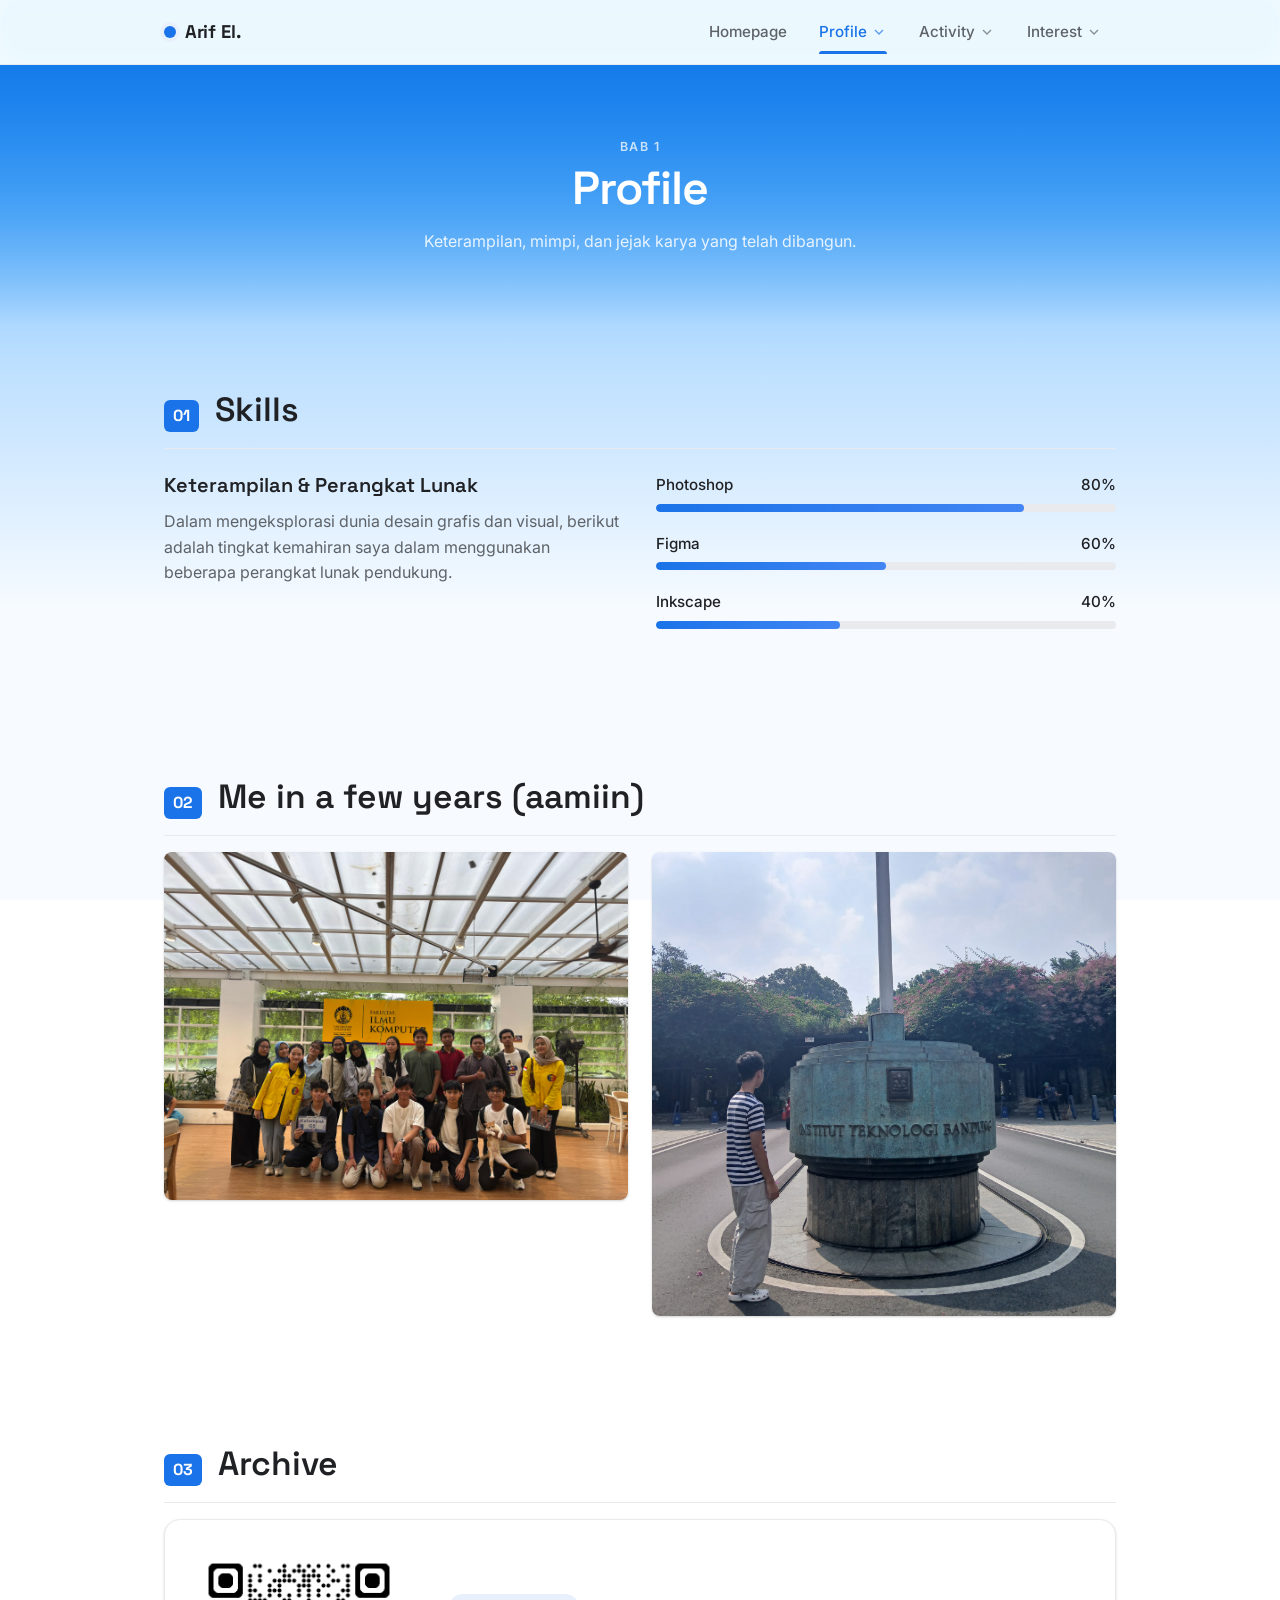
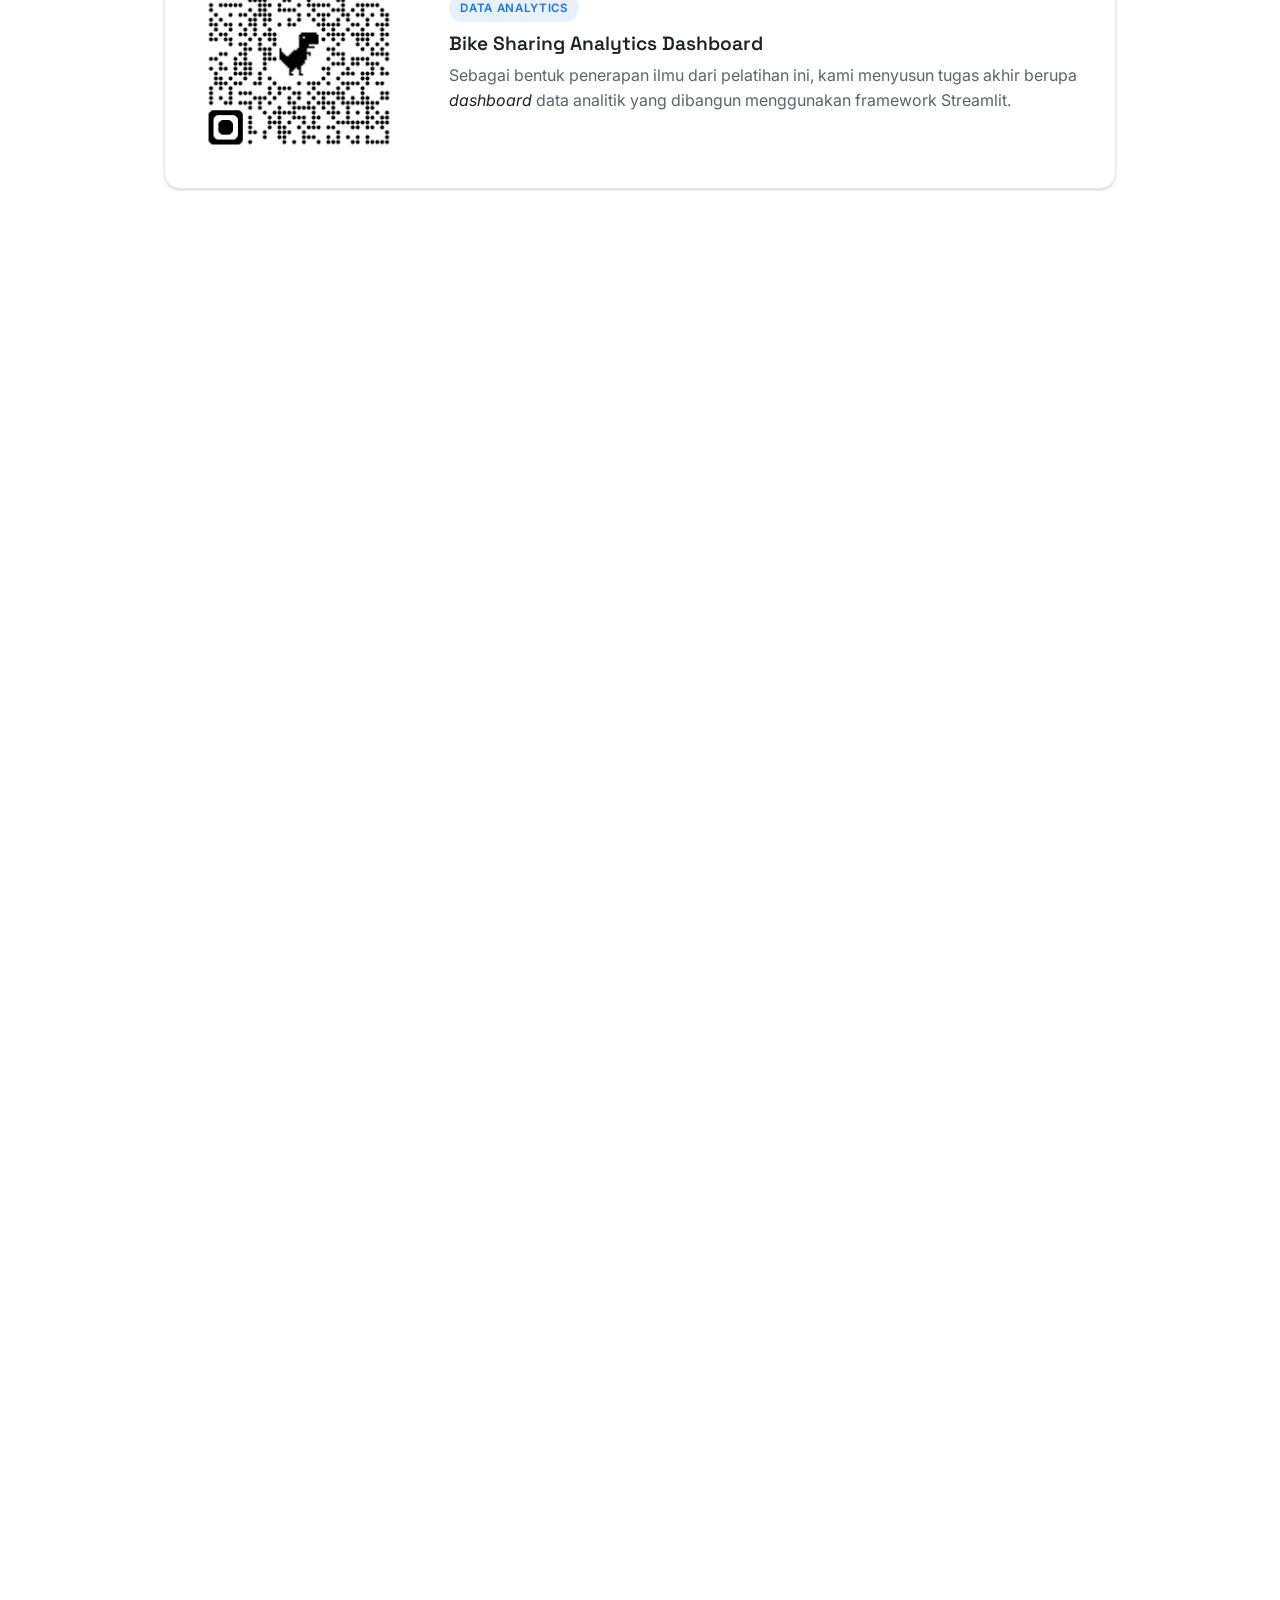
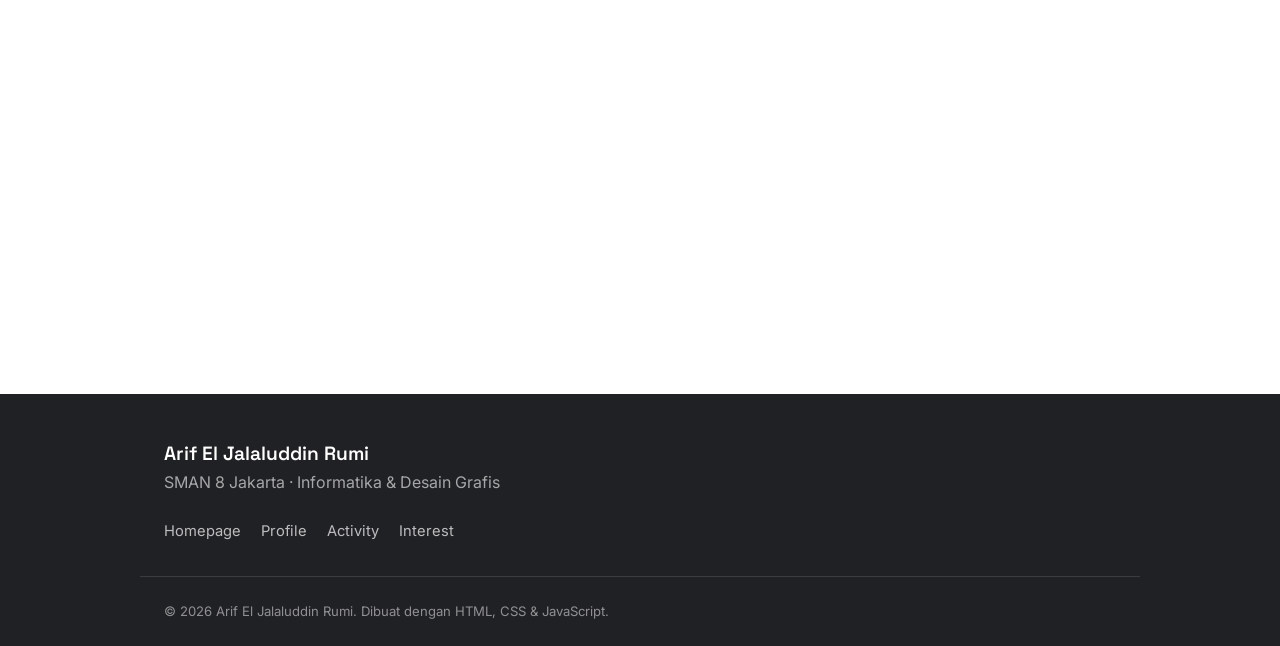
<file: profile.html>
<!DOCTYPE html>
<html lang="id" class="bg-background">
<head>
  <meta charset="UTF-8" />
  <meta name="viewport" content="width=device-width, initial-scale=1.0" />
  <title>Profile — Arif El Jalaluddin Rumi</title>
  <meta name="description" content="Profil Arif: keterampilan desain, cita-cita di masa depan, dan archive karya." />
  <meta name="theme-color" content="#2b2f7a" />
  <link rel="preconnect" href="https://fonts.googleapis.com" />
  <link rel="preconnect" href="https://fonts.gstatic.com" crossorigin />
  <link href="https://fonts.googleapis.com/css2?family=Space+Grotesk:wght@400;500;600;700&family=Inter:wght@400;500;600&display=swap" rel="stylesheet" />
  <link rel="stylesheet" href="styles.css" />
</head>
<body>

  <!-- ============ NAV ============ -->
  <header class="nav">
    <nav class="wrap nav__inner" aria-label="Navigasi utama">
      <a href="index.html" class="brand"><span class="brand__dot"></span>Arif El.</a>
      <button class="nav__toggle" aria-label="Buka menu" aria-expanded="false">
        <svg viewBox="0 0 24 24" fill="none" stroke="currentColor" stroke-width="2"><line x1="3" y1="6" x2="21" y2="6"/><line x1="3" y1="12" x2="21" y2="12"/><line x1="3" y1="18" x2="21" y2="18"/></svg>
      </button>
      <ul class="nav__links">
        <li><a class="nav__link" data-page="index.html" href="index.html">Homepage</a></li>
        <li class="has-drop">
          <a class="nav__link active" data-page="profile.html" href="profile.html">Profile
            <svg viewBox="0 0 24 24" fill="none" stroke="currentColor" stroke-width="2"><polyline points="6 9 12 15 18 9"/></svg>
          </a>
          <div class="dropdown">
            <a href="#skills">Skills</a>
            <a href="#future">Vision</a>
            <a href="#archive">Archive</a>
          </div>
        </li>
        <li class="has-drop">
          <a class="nav__link" data-page="activity.html" href="activity.html">Activity
            <svg viewBox="0 0 24 24" fill="none" stroke="currentColor" stroke-width="2"><polyline points="6 9 12 15 18 9"/></svg>
          </a>
          <div class="dropdown">
            <a href="activity.html#shs">Senior High School</a>
            <a href="activity.html#jhs">Junior High School</a>
            <a href="activity.html#social">Social</a>
          </div>
        </li>
        <li class="has-drop">
          <a class="nav__link" data-page="interest.html" href="interest.html">Interest
            <svg viewBox="0 0 24 24" fill="none" stroke="currentColor" stroke-width="2"><polyline points="6 9 12 15 18 9"/></svg>
          </a>
          <div class="dropdown">
            <a href="interest.html#book">Book</a>
            <a href="interest.html#graphic">Graphic Design</a>
            <a href="interest.html#photography">Photography</a>
          </div>
        </li>
      </ul>
    </nav>
  </header>

  <!-- ============ PAGE HERO ============ -->
  <section class="pagehero">
    <div class="wrap">
      <p class="eyebrow" style="color:rgba(255,255,255,0.75)">Bab 1</p>
      <h1>Profile</h1>
      <p>Keterampilan, mimpi, dan jejak karya yang telah dibangun.</p>
    </div>
  </section>

  <!-- ============ SKILLS ============ -->
  <section id="skills" class="subsection">
    <div class="wrap">
      <div class="sub-head reveal"><span class="num">01</span><h2>Skills</h2></div>
      <div class="skills-grid">
        <div class="tools-note reveal">
          <h3>Keterampilan &amp; Perangkat Lunak</h3>
          <p>Dalam mengeksplorasi dunia desain grafis dan visual, berikut adalah tingkat kemahiran saya dalam menggunakan beberapa perangkat lunak pendukung.</p>
        </div>
        <div class="reveal">
          <div class="skill">
            <div class="skill__top"><span>Photoshop</span><span>80%</span></div>
            <div class="skill__bar"><div class="skill__fill" data-level="80"></div></div>
          </div>
          <div class="skill">
            <div class="skill__top"><span>Figma</span><span>60%</span></div>
            <div class="skill__bar"><div class="skill__fill" data-level="50"></div></div>
          </div>
          <div class="skill">
            <div class="skill__top"><span>Inkscape</span><span>40%</span></div>
            <div class="skill__bar"><div class="skill__fill" data-level="40"></div></div>
          </div>
        </div>
      </div>
    </div>
  </section>

  <!-- ============ CITA-CITA DI MASA DEPAN ============ -->
  <section id="future" class="subsection">
    <div class="wrap">
      <div class="sub-head reveal"><span class="num">02</span><h2>Me in a few years (aamiin)</h2></div>
      <div class="future-grid">
        <div class="flip reveal">
          <div class="flip__hint"><svg viewBox="0 0 24 24" fill="none" stroke="currentColor" stroke-width="2"><polyline points="23 4 23 10 17 10"/><path d="M20.49 15a9 9 0 1 1-2.12-9.36L23 10"/></svg></div>
          <div class="flip__inner">
            <div class="flip__face flip__front"><div class="slider__img"><img src = "p1.jpg"></div></div>
            <div class="flip__face flip__back"><h4>Fasilkom</h4><p>Universitas Indonesia</p></div>
          </div>
        </div>
        <div class="flip reveal">
          <div class="flip__hint"><svg viewBox="0 0 24 24" fill="none" stroke="currentColor" stroke-width="2"><polyline points="23 4 23 10 17 10"/><path d="M20.49 15a9 9 0 1 1-2.12-9.36L23 10"/></svg></div>
          <div class="flip__inner">
            <div class="flip__face flip__front"><div class="slider__img"><img src = "p211.png"></div></div>
            <div class="flip__face flip__back"><p>Institut Teknologi Bandung</p></div>
          </div>
        </div>
      </div>
    </div>
  </section>

  <!-- ============ ARCHIVE ============ -->
  <section id="archive" class="subsection">
    <div class="wrap">
      <div class="sub-head reveal"><span class="num">03</span><h2>Archive</h2></div>

      <!-- Bike Sharing Dashboard -->
      <div class="card archive-item reveal">
        <div class="qr">
          <div class="slider__img" style="aspect-ratio:1"><img src = "p3.png"></div>
        </div>
        <div>
          <span class="badge">Data Analytics</span>
          <h4>Bike Sharing Analytics Dashboard</h4>
          <p>Sebagai bentuk penerapan ilmu dari pelatihan ini, kami menyusun tugas akhir berupa <em>dashboard</em> data analitik yang dibangun menggunakan framework Streamlit.</p>
        </div>
      </div>

      <!-- Scratch project -->
      <div class="card archive-item archive-wide reveal">
        <div class="archive-media">
          <div class="slider__img" style="aspect-ratio:16/9"><img src = "p4.png"></div>
        </div>
        <div style="margin-top:1rem">
          <span class="badge">Scratch Game</span>
          <h4>Projek Saving Elrumi SMPN 8</h4>
          <p>Merupakan proyek menabung berbasis Scratch, dimana berupa sebuah game sederhana dengan menggeser celengan untuk menangkap uang.</p>
        </div>
      </div>

      <!-- Terimakasih website -->
      <div class="card archive-item reveal">
        <div class="qr">
          <div class="slider__img" style="aspect-ratio:1"><img src = "p5.png"></div>
        </div>
        <div>
          <span class="badge">Web Project</span>
          <h4>Surat Ucapan Terima Kasih</h4>
          <p>Melalui tugas sekolah untuk menulis surat ucapan terima kasih kepada orang tua, saya mengambil inisiatif untuk sekaligus mengasah <em>skill</em> dengan merancang surat tersebut menjadi sebuah <em>website</em> sederhana.</p>
        </div>
      </div>

      <!-- Certificates -->
      <div class="reveal" style="margin-top:2.5rem">
        <span class="badge">Dicoding Certificates</span>
        <h4 style="margin:0.4rem 0 1.4rem">Sertifikat Pelatihan</h4>
        <div class="cert-grid">
          <div class="cert">
            <div class="flip">
              <div class="flip__hint"><svg viewBox="0 0 24 24" fill="none" stroke="currentColor" stroke-width="2"><polyline points="23 4 23 10 17 10"/><path d="M20.49 15a9 9 0 1 1-2.12-9.36L23 10"/></svg></div>
              <div class="flip__inner">
                <div class="flip__face flip__front"><div class="slider__img"><img src = "DasarAI 3 Oktober 2025 (1)_page-0001.jpg"></div></div>
                <div class="flip__face flip__back"><h4>Dasar AI</h4><p>3 Oktober</p></div>
              </div>
            </div>
            <small>Dasar AI</small>
          </div>
          <div class="cert">
            <div class="flip">
              <div class="flip__hint"><svg viewBox="0 0 24 24" fill="none" stroke="currentColor" stroke-width="2"><polyline points="23 4 23 10 17 10"/><path d="M20.49 15a9 9 0 1 1-2.12-9.36L23 10"/></svg></div>
              <div class="flip__inner">
                <div class="flip__face flip__front"><div class="slider__img"><img src = "DataScience 14 Oktober 2025_page-0001.jpg"></div></div>
                <div class="flip__face flip__back"><h4>Data Science</h4><p>14 Oktober</p></div>
              </div>
            </div>
            <small>Data Science</small>
          </div>
          <div class="cert">
            <div class="flip">
              <div class="flip__hint"><svg viewBox="0 0 24 24" fill="none" stroke="currentColor" stroke-width="2"><polyline points="23 4 23 10 17 10"/><path d="M20.49 15a9 9 0 1 1-2.12-9.36L23 10"/></svg></div>
              <div class="flip__inner">
                <div class="flip__face flip__front"><div class="slider__img"><img src = "Fundamental Analisis Data 17 Februari 2026_page-0001.jpg"></div></div>
                <div class="flip__face flip__back"><h4>Fundamental Analisis</h4><p>Dicoding</p></div>
              </div>
            </div>
            <small>Fundamental Analisis</small>
          </div>
          <div class="cert">
            <div class="flip">
              <div class="flip__hint"><svg viewBox="0 0 24 24" fill="none" stroke="currentColor" stroke-width="2"><polyline points="23 4 23 10 17 10"/><path d="M20.49 15a9 9 0 1 1-2.12-9.36L23 10"/></svg></div>
              <div class="flip__inner">
                <div class="flip__face flip__front"><div class="slider__img"><img src = "MachineLearning 24 Desember 2025_page-0001.jpg"></div></div>
                <div class="flip__face flip__back"><h4>Machine Learning</h4><p>24 Oktober</p></div>
              </div>
            </div>
            <small>Machine Learning</small>
          </div>
          <div class="cert">
            <div class="flip">
              <div class="flip__hint"><svg viewBox="0 0 24 24" fill="none" stroke="currentColor" stroke-width="2"><polyline points="23 4 23 10 17 10"/><path d="M20.49 15a9 9 0 1 1-2.12-9.36L23 10"/></svg></div>
              <div class="flip__inner">
                <div class="flip__face flip__front"><div class="slider__img"><img src = "Phyton 10 November 2025 (1)_page-0001.jpg"></div></div>
                <div class="flip__face flip__back"><h4>Python</h4><p>10 November</p></div>
              </div>
            </div>
            <small>Python</small>
          </div>
          <div class="cert">
            <div class="flip">
              <div class="flip__hint"><svg viewBox="0 0 24 24" fill="none" stroke="currentColor" stroke-width="2"><polyline points="23 4 23 10 17 10"/><path d="M20.49 15a9 9 0 1 1-2.12-9.36L23 10"/></svg></div>
              <div class="flip__inner">
                <div class="flip__face flip__front"><div class="slider__img"><img src = "SQL 26 Oktober 2026 (1)_page-0001.jpg"></div></div>
                <div class="flip__face flip__back"><h4>SQL</h4><p>26 Oktober</p></div>
              </div>
            </div>
            <small>SQL</small>
          </div>
        </div>
      </div>
    </div>
  </section>

  <!-- ============ FOOTER ============ -->
  <footer class="footer">
    <div class="wrap footer__inner">
      <div>
        <h3>Arif El Jalaluddin Rumi</h3>
        <p>SMAN 8 Jakarta &middot; Informatika &amp; Desain Grafis</p>
      </div>
      <nav class="footer__links" aria-label="Footer">
        <a href="index.html">Homepage</a>
        <a href="profile.html">Profile</a>
        <a href="activity.html">Activity</a>
        <a href="interest.html">Interest</a>
      </nav>
    </div>
    <div class="wrap footer__copy">&copy; 2026 Arif El Jalaluddin Rumi. Dibuat dengan HTML, CSS &amp; JavaScript.</div>
  </footer>

  <script src="main.js"></script>
</body>
</html>
</file>
<file: styles.css>
/* ============================================================
   Arif El — Portfolio
   Restyled to feel like Google Sites (clean, Material, airy)
   Palette (5): white / near-black / grey / Google-blue / indigo banner
   ============================================================ */

:root {
  --bg: #ffffff;
  --surface: #f8f9fa;          /* Google grey 50 */
  --fg: #202124;               /* Google grey 900 */
  --muted: #5f6368;            /* Google grey 700 */
  --line: #e8eaed;             /* hairline grey */
  --accent: #1a73e8;           /* Google blue */
  --accent-weak: #e8f0fe;      /* blue tint */
  --banner: #1f2555;           /* deep indigo banner */
  --banner-2: #343a76;
  --radius: 8px;
  --shadow-1: 0 1px 2px rgba(60,64,67,.14), 0 1px 3px rgba(60,64,67,.10);
  --shadow-2: 0 1px 3px rgba(60,64,67,.16), 0 4px 12px rgba(60,64,67,.14);
  --wrap: 1000px;
}

*, *::before, *::after { box-sizing: border-box; }

html { -webkit-text-size-adjust: 100%; scroll-behavior: smooth; }
/* Clean gradient: bright blue -> soft white, fixed so it stays smooth on scroll */
html.bg-background, body {
  background: linear-gradient(180deg, #339dff 0%, #6fbcff 18%, #bcdfff 40%, #f7fbff 68%);
  background-attachment: fixed;
}

body {
  margin: 0;
  font-family: "Inter", Roboto, "Helvetica Neue", Arial, sans-serif;
  color: var(--fg);
  line-height: 1.6;
  font-size: 16px;
  -webkit-font-smoothing: antialiased;
}

h1, h2, h3, h4 {
  font-family: "Space Grotesk", "Google Sans", Roboto, sans-serif;
  color: var(--fg);
  line-height: 1.2;
  font-weight: 600;
  margin: 0;
  text-wrap: balance;
}

p { margin: 0 0 1rem; text-wrap: pretty; }
a { color: inherit; text-decoration: none; }
img { max-width: 100%; display: block; }

.wrap {
  width: 100%;
  max-width: var(--wrap);
  margin-inline: auto;
  padding-inline: 24px;
}

.eyebrow {
  font-size: .78rem;
  letter-spacing: .12em;
  text-transform: uppercase;
  font-weight: 600;
  color: var(--accent);
  margin: 0 0 .5rem;
}

.center { text-align: center; }

/* ============================================================
   NAV — Google Sites style top bar with underline tabs
   ============================================================ */
.nav {
  position: sticky;
  top: 0;
  z-index: 60;
  background: rgba(255,255,255,.92);
  backdrop-filter: saturate(180%) blur(10px);
  border-bottom: 1px solid var(--line);
}
.nav__inner {
  display: flex;
  align-items: center;
  justify-content: space-between;
  gap: 1rem;
  min-height: 64px;
}
.brand {
  display: inline-flex;
  align-items: center;
  gap: .55rem;
  font-family: "Space Grotesk", sans-serif;
  font-weight: 700;
  font-size: 1.15rem;
  letter-spacing: -.01em;
}
.brand__dot {
  width: 12px; height: 12px;
  border-radius: 50%;
  background: var(--accent);
  box-shadow: 0 0 0 4px var(--accent-weak);
}

.nav__toggle {
  display: none;
  background: transparent;
  border: none;
  color: var(--fg);
  cursor: pointer;
  padding: .4rem;
  border-radius: 50%;
}
.nav__toggle:hover { background: var(--surface); }
.nav__toggle svg { width: 24px; height: 24px; }

.nav__links {
  list-style: none;
  display: flex;
  align-items: center;
  gap: .25rem;
  margin: 0;
  padding: 0;
}
.nav__link {
  position: relative;
  display: inline-flex;
  align-items: center;
  gap: .3rem;
  padding: .55rem .85rem;
  border-radius: 6px;
  font-size: .95rem;
  font-weight: 500;
  color: var(--muted);
  transition: background .18s ease, color .18s ease;
}
.nav__link svg { width: 16px; height: 16px; opacity: .7; }
.nav__link:hover { background: var(--surface); color: var(--fg); }
.nav__link.active { color: var(--accent); }
/* Google Sites tab underline */
.nav__link.active::after {
  content: "";
  position: absolute;
  left: .85rem; right: .85rem;
  bottom: -1px;
  height: 3px;
  border-radius: 3px 3px 0 0;
  background: var(--accent);
}

/* Dropdown */
.has-drop { position: relative; }
.dropdown {
  position: absolute;
  top: calc(100% + 6px);
  left: 0;
  min-width: 220px;
  background: var(--bg);
  border: 1px solid var(--line);
  border-radius: var(--radius);
  box-shadow: var(--shadow-2);
  padding: .4rem;
  opacity: 0;
  visibility: hidden;
  transform: translateY(6px);
  transition: opacity .18s ease, transform .18s ease, visibility .18s;
}
.has-drop:hover .dropdown,
.has-drop:focus-within .dropdown {
  opacity: 1; visibility: visible; transform: translateY(0);
}
.dropdown a {
  display: block;
  padding: .55rem .7rem;
  border-radius: 6px;
  font-size: .9rem;
  color: var(--muted);
  transition: background .15s ease, color .15s ease;
}
.dropdown a:hover { background: var(--accent-weak); color: var(--accent); }

/* ============================================================
   HERO (homepage) — Google Sites banner
   ============================================================ */
.hero {
  background: linear-gradient(180deg, #147bea 0%, rgba(35,140,240,.6) 48%, rgba(51,157,255,0) 100%);
  color: #fff;
  padding: 96px 0 104px;
  text-align: center;
}
.hero__inner { max-width: 760px; margin-inline: auto; padding-inline: 24px; }
.hero h1 {
  color: #fff;
  font-size: clamp(2rem, 5vw, 3.25rem);
  letter-spacing: -.02em;
  margin-bottom: 1rem;
}
.hero__sub {
  color: rgba(255,255,255,.85);
  font-size: 1.08rem;
  max-width: 620px;
  margin: 0 auto 2rem;
}
.hero__actions {
  display: flex;
  gap: .75rem;
  justify-content: center;
  flex-wrap: wrap;
}

.btn {
  display: inline-flex;
  align-items: center;
  gap: .5rem;
  padding: .7rem 1.4rem;
  border-radius: 999px;
  font-weight: 600;
  font-size: .95rem;
  cursor: pointer;
  transition: transform .15s ease, box-shadow .2s ease, background .2s ease;
}
.btn svg { width: 16px; height: 16px; }
.btn--primary { background: #fff; color: var(--banner); box-shadow: var(--shadow-1); }
.btn--primary:hover { transform: translateY(-2px); box-shadow: var(--shadow-2); }
.btn--ghost { color: #fff; border: 1px solid rgba(255,255,255,.5); }
.btn--ghost:hover { background: rgba(255,255,255,.12); }

/* ============================================================
   PAGE HERO (inner pages banner)
   ============================================================ */
.pagehero {
  background: linear-gradient(180deg, #147bea 0%, rgba(35,140,240,.6) 55%, rgba(51,157,255,0) 100%);
  color: #fff;
  padding: 72px 0;
  text-align: center;
}
.pagehero h1 {
  color: #fff;
  font-size: clamp(1.9rem, 4.5vw, 2.9rem);
  letter-spacing: -.02em;
  margin: .25rem 0 .75rem;
}
.pagehero p { color: rgba(255,255,255,.85); max-width: 620px; margin: 0 auto; }

/* ============================================================
   INTRO
   ============================================================ */
.intro { padding: 72px 24px; }
.intro__grid {
  display: grid;
  grid-template-columns: 1fr;
  gap: 2.5rem;
  align-items: center;
}
.intro__photo {
  width: 100%;
  max-width: 360px;
  margin-inline: auto;
  border-radius: var(--radius);
  overflow: hidden;
  box-shadow: var(--shadow-2);
}
.intro__body h2 { font-size: 1.9rem; margin-bottom: 1rem; }
.intro__body p { color: var(--muted); }

/* ============================================================
   ABOUT BAND
   ============================================================ */
.section-pad { padding-block: 72px; }
.about-band {
  position: relative;
  background: transparent;
  overflow: hidden;
}
.stripes-overlay { display: none; } /* keep it clean, Google Sites style */
.about__grid {
  display: grid;
  grid-template-columns: 1fr;
  gap: 2.5rem;
  align-items: center;
}
.about__list { list-style: none; margin: 0; padding: 0; }
.about__list li {
  display: grid;
  grid-template-columns: 1fr;
  gap: .1rem;
  padding: 1rem 0;
  border-bottom: 1px solid var(--line);
}
.about__key { font-size: .8rem; text-transform: uppercase; letter-spacing: .08em; color: var(--accent); font-weight: 600; }
.about__val { font-family: "Space Grotesk", sans-serif; font-size: 1.15rem; font-weight: 500; }
.about__photos { display: grid; grid-template-columns: 1fr 1fr; gap: 1rem; }

/* ============================================================
   REACH ME card
   ============================================================ */
.glass.reach, .reach {
  margin: -40px auto 0;
  max-width: 520px;
  background: var(--bg);
  border: 1px solid var(--line);
  border-radius: 16px;
  box-shadow: var(--shadow-2);
  padding: 2rem;
  position: relative;
  z-index: 5;
}
.reach h3 { font-size: 1.4rem; margin-bottom: 1.25rem; text-align: center; }
.reach__row {
  display: flex;
  align-items: center;
  gap: .9rem;
  padding: .7rem 0;
  border-bottom: 1px solid var(--line);
  color: var(--muted);
  font-size: .98rem;
}
.reach__row:last-child { border-bottom: none; }
.reach__ic {
  flex: none;
  width: 40px; height: 40px;
  display: grid; place-items: center;
  border-radius: 50%;
  color: #fff;
}
.reach__ic svg { width: 20px; height: 20px; }
.reach__ic.wa { background: #25d366; }
.reach__ic.ig { background: linear-gradient(45deg,#f58529,#dd2a7b,#8134af); }
.reach__ic.line { background: #06c755; }

/* ============================================================
   SECTION PREVIEW (three chapters)
   ============================================================ */
.section-title { font-size: clamp(1.7rem, 4vw, 2.4rem); margin: .25rem 0 .75rem; }
.section-lead { color: var(--muted); max-width: 640px; margin: 0 auto; }
.previews {
  display: grid;
  grid-template-columns: 1fr;
  gap: 1.25rem;
  margin-top: 2.5rem;
}
.preview-card {
  position: relative;
  display: block;
  padding: 2rem 1.75rem;
  background: var(--bg);
  border: 1px solid var(--line);
  border-radius: 16px;
  box-shadow: var(--shadow-1);
  transition: transform .2s ease, box-shadow .2s ease, border-color .2s ease;
  overflow: hidden;
}
.preview-card::before {
  content: "";
  position: absolute; inset: 0 0 auto 0;
  height: 5px;
  background: var(--accent);
  transform: scaleX(0);
  transform-origin: left;
  transition: transform .3s ease;
}
.preview-card--2::before { background: #34a853; }
.preview-card--3::before { background: #fbbc04; }
.preview-card:hover { transform: translateY(-4px); box-shadow: var(--shadow-2); }
.preview-card:hover::before { transform: scaleX(1); }
.preview-card h3 { font-size: 1.4rem; margin-bottom: .5rem; }
.preview-card p { color: var(--muted); margin: 0; }
.preview-card .arrow {
  position: absolute;
  top: 1.5rem; right: 1.5rem;
  color: var(--muted);
  transition: color .2s ease, transform .2s ease;
}
.preview-card:hover .arrow { color: var(--accent); transform: translate(3px,-3px); }

/* ============================================================
   SUBSECTIONS (Profile / Activity / Interest)
   ============================================================ */
.subsection { padding-block: 64px; }
.subsection:nth-of-type(even) { background: transparent; }
.sub-head {
  display: flex;
  align-items: baseline;
  gap: 1rem;
  margin-bottom: 1rem;
  padding-bottom: 1rem;
  border-bottom: 1px solid var(--line);
}
.sub-head .num {
  font-family: "Space Grotesk", sans-serif;
  font-size: 1rem;
  font-weight: 700;
  color: #fff;
  background: var(--accent);
  border-radius: 6px;
  padding: .2rem .55rem;
}
.sub-head h2 { font-size: clamp(1.5rem, 3.5vw, 2.1rem); }

/* ============================================================
   SKILLS
   ============================================================ */
.skills-grid { display: grid; grid-template-columns: 1fr; gap: 2rem; margin-top: 1.5rem; }
.tools-note h3 { font-size: 1.25rem; margin-bottom: .75rem; }
.tools-note p { color: var(--muted); }
.skill { margin-bottom: 1.25rem; }
.skill__top { display: flex; justify-content: space-between; font-weight: 500; margin-bottom: .4rem; font-size: .95rem; }
.skill__bar { height: 8px; background: var(--line); border-radius: 999px; overflow: hidden; }
.skill__fill {
  height: 100%;
  width: 0;
  border-radius: 999px;
  background: linear-gradient(90deg, var(--accent), #4285f4);
  transition: width 1.1s cubic-bezier(.22,1,.36,1);
}

/* ============================================================
   FUTURE
   ============================================================ */
.future-grid { display: grid; grid-template-columns: 1fr; gap: 1.5rem; }

/* ============================================================
   ARCHIVE
   ============================================================ */
.card {
  background: var(--bg);
  border: 1px solid var(--line);
  border-radius: 16px;
  box-shadow: var(--shadow-1);
  padding: 1.5rem;
}
.archive-item {
  display: grid;
  grid-template-columns: 1fr;
  gap: 1.25rem;
  align-items: center;
  margin-bottom: 1.5rem;
}
.archive-item .qr { max-width: 220px; }
.badge {
  display: inline-block;
  font-size: .72rem;
  letter-spacing: .06em;
  text-transform: uppercase;
  font-weight: 600;
  color: var(--accent);
  background: var(--accent-weak);
  padding: .3rem .7rem;
  border-radius: 999px;
  margin-bottom: .6rem;
}
.archive-item h4 { font-size: 1.2rem; margin-bottom: .5rem; }
.archive-item p { color: var(--muted); margin: 0; }
.archive-item em { color: var(--fg); font-style: italic; }

/* Certificates */
.cert-grid {
  display: grid;
  grid-template-columns: repeat(2, 1fr);
  gap: 1.25rem;
}
.cert { text-align: center; }
.cert small { display: block; margin-top: .6rem; color: var(--muted); font-weight: 500; }

/* ============================================================
   GALLERIES
   ============================================================ */
.gallery { display: grid; grid-template-columns: 1fr; gap: 1.25rem; }
.gallery--2 { grid-template-columns: repeat(2, 1fr); }
.gallery--3 { grid-template-columns: repeat(2, 1fr); }
.caption-card {
  margin-top: .75rem;
  display: flex;
  flex-direction: column;
  gap: .1rem;
}
.caption-card strong { font-family: "Space Grotesk", sans-serif; font-size: 1rem; }
.caption-card span { color: var(--muted); font-size: .85rem; }

/* Books */
.books {
  display: grid;
  grid-template-columns: repeat(2, 1fr);
  gap: 1.25rem;
}
.book__label { margin: .6rem 0 0; font-size: .85rem; color: var(--muted); font-weight: 500; text-align: center; }

/* Posters */
.posters {
  display: grid;
  grid-template-columns: repeat(2, 1fr);
  gap: 1.25rem;
}

/* Games */
.games {
  display: grid;
  grid-template-columns: repeat(2, 1fr);
  gap: 1.5rem;
  max-width: 640px;
}
.game__label { margin: .6rem 0 0; font-size: .95rem; font-weight: 600; text-align: center; }

/* ============================================================
   FLIP CARDS — no borders on photos, soft Material shadow
   ============================================================ */

   
.flip {
  position: relative;
  perspective: 1200px;
  cursor: pointer;
  border-radius: var(--radius);
  outline: none;
}
.flip.wide .flip__face { aspect-ratio: 4 / 3; }
.flip__inner {
  position: relative;
  width: 100%;
  min-height: 100%;
  transition: transform .7s cubic-bezier(.22,1,.36,1);
  transform-style: preserve-3d;
}
.flip.is-flipped .flip__inner { transform: rotateY(180deg); }
.flip__face {
  border-radius: var(--radius);
  overflow: hidden;
  backface-visibility: hidden;
  -webkit-backface-visibility: hidden;
}
.flip__front {
  box-shadow: var(--shadow-1);
  transition: box-shadow .2s ease;
}
.flip:hover .flip__front { box-shadow: var(--shadow-2); }
.flip__back {
  position: absolute;
  inset: 0;
  transform: rotateY(180deg);
  display: flex;
  flex-direction: column;
  align-items: center;
  justify-content: center;
  text-align: center;
  gap: .35rem;
  padding: 1.25rem;
  color: #fff;
  background: linear-gradient(135deg, var(--banner), var(--banner-2));
}
.flip__back h4 { color: #fff; font-size: 1.1rem; }
.flip__back p { color: rgba(255,255,255,.82); margin: 0; font-size: .9rem; }

/* flip hint icon */
.flip__hint {
  position: absolute;
  top: 8px; right: 8px;
  z-index: 4;
  width: 30px; height: 30px;
  display: grid; place-items: center;
  border-radius: 50%;
  background: rgba(255,255,255,.9);
  color: var(--accent);
  box-shadow: var(--shadow-1);
  opacity: 0;
  transform: scale(.8);
  transition: opacity .2s ease, transform .2s ease;
  pointer-events: none;
}
.flip__hint svg { width: 15px; height: 15px; }
.flip:hover .flip__hint { opacity: 1; transform: scale(1); }

/* ============================================================
   SLIDER / CAROUSEL — swipeable, multiple photos, NO borders
   ============================================================ */

   /* Pastikan track dari slider mengizinkan tinggi yang dinamis */
.slider__track {
  display: flex;
  align-items: flex-start; /* Mencegah slide dipaksa setinggi gambar tertinggi */
  transition: transform 0.4s ease-in-out;
}

.slider__slide {
  width: 100%;
  flex-shrink: 0;
}

/* Mengatur gambar agar tidak terpotong (contain) dan tingginya otomatis */
.slider__img {
  width: 100%;
  height: auto;             /* Tinggi menyesuaikan proporsi asli foto */
  max-height: 70vh;         /* Batas maksimal tinggi agar foto vertikal tidak terlalu panjang di HP */
  object-fit: contain;      /* Menampilkan seluruh bagian foto tanpa di-crop */
  display: block;
  border-radius: var(--radius-sm); /* Agar sudutnya membulat sesuai tema web Anda */
  margin: 0 auto;           /* Memastikan foto berada di tengah */
  background-color: var(--surface-tint); /* Latar belakang tipis jika foto terlalu kecil */
}

.slider { position: relative; border-radius: var(--radius); }
.slider__viewport {
  overflow: hidden;
  border-radius: var(--radius);
  box-shadow: var(--shadow-1);
  cursor: grab;
  touch-action: pan-y;
}
.slider__viewport:active { cursor: grabbing; }
.slider__track {
  display: flex;
  transition: transform .55s cubic-bezier(.22,1,.36,1);
}
.slider__slide { flex: 0 0 100%; min-width: 0; }
.slider__slide .note { border: none; border-radius: var(--radius); }
.slider.wide .slider__slide .note { aspect-ratio: auto; height: auto; }

/* prev / next buttons */
.slider__btn {
  position: absolute;
  top: 50%;
  transform: translateY(-50%);
  width: 38px; height: 38px;
  display: grid; place-items: center;
  border: none;
  border-radius: 50%;
  background: rgba(255,255,255,.92);
  color: var(--accent);
  box-shadow: var(--shadow-1);
  cursor: pointer;
  z-index: 3;
  transition: background .15s ease, opacity .2s ease, transform .15s ease;
}
.slider__btn:hover { background: #fff; }
.slider__btn svg { width: 20px; height: 20px; }
.slider__btn--prev { left: 10px; }
.slider__btn--next { right: 10px; }
.slider__btn[disabled] { opacity: 0; pointer-events: none; }

/* dots */
.slider__dots {
  display: flex;
  justify-content: center;
  gap: .45rem;
  margin-top: .75rem;
}
.slider__dot {
  width: 8px; height: 8px;
  padding: 0;
  border: none;
  border-radius: 50%;
  background: var(--line);
  cursor: pointer;
  transition: background .2s ease, transform .2s ease;
}
.slider__dot.active { background: var(--accent); transform: scale(1.3); }

/* photo count badge */
.slider__count {
  position: absolute;
  top: 8px; right: 8px;
  z-index: 3;
  display: inline-flex;
  align-items: center;
  gap: .3rem;
  font-size: .72rem;
  font-weight: 600;
  color: #fff;
  background: rgba(32,33,36,.6);
  padding: .2rem .5rem;
  border-radius: 999px;
  backdrop-filter: blur(4px);
}
.slider__count svg { width: 12px; height: 12px; }

/* ============================================================
   NOTE placeholders (where the user drops photos) — NO border
   ============================================================ */
.note {
  width: 100%;
  min-height: 180px;
  height: 100%;
  display: grid;
  place-items: center;
  text-align: center;
  padding: 1.25rem;
  border: none;                 /* explicitly no border on photos */
  border-radius: var(--radius);
  background:
    repeating-linear-gradient(45deg, #eef1f6 0 12px, #f5f7fa 12px 24px);
  color: var(--muted);
  font-size: .82rem;
  line-height: 1.45;
}
.note span { max-width: 90%; }
/* When the user replaces the note text with a real <img>, it fills cleanly */
.note img {
  width: 100%;
  height: 100%;
  object-fit: cover;
  border: none;
  border-radius: var(--radius);
}

/* ============================================================
   FOOTER
   ============================================================ */
.footer {
  background: var(--fg);
  color: #fff;
  padding-top: 48px;
  margin-top: 72px;
}
.footer__inner {
  display: flex;
  flex-direction: column;
  gap: 1.5rem;
  padding-bottom: 32px;
  border-bottom: 1px solid rgba(255,255,255,.12);
}
.footer h3 { color: #fff; font-size: 1.2rem; margin-bottom: .35rem; }
.footer__inner > div p { color: rgba(255,255,255,.6); margin: 0; }
.footer__links { display: flex; flex-wrap: wrap; gap: 1.25rem; }
.footer__links a { color: rgba(255,255,255,.7); font-size: .92rem; transition: color .15s ease; }
.footer__links a:hover { color: #fff; }
.footer__copy { padding-block: 24px; color: rgba(255,255,255,.5); font-size: .82rem; }

/* ============================================================
   SCROLL REVEAL — animated moving text/cards
   ============================================================ */
.reveal {
  opacity: 0;
  transform: translateY(24px);
  transition: opacity .7s ease, transform .7s cubic-bezier(.22,1,.36,1);
  will-change: opacity, transform;
}
.reveal.in { opacity: 1; transform: none; }

@media (prefers-reduced-motion: reduce) {
  .reveal { opacity: 1 !important; transform: none !important; transition: none; }
  .flip__inner { transition: none; }
  html { scroll-behavior: auto; }
}

/* ============================================================
   RESPONSIVE
   ============================================================ */
@media (min-width: 700px) {
  .intro__grid { grid-template-columns: 340px 1fr; }
  .about__grid { grid-template-columns: 1fr 1fr; }
  .about__list li { grid-template-columns: 200px 1fr; align-items: baseline; }
  .skills-grid { grid-template-columns: 1fr 1fr; }
  .future-grid { grid-template-columns: 1fr 1fr; }
  .previews { grid-template-columns: repeat(3, 1fr); }
  .archive-item { grid-template-columns: 240px 1fr; }
  .archive-wide { grid-template-columns: 1fr; }
  .cert-grid { grid-template-columns: repeat(3, 1fr); }
  .books { grid-template-columns: repeat(4, 1fr); }
  .posters { grid-template-columns: repeat(3, 1fr); }
  .gallery--3 { grid-template-columns: repeat(3, 1fr); }
}

@media (max-width: 900px) {
  .nav__toggle { display: inline-grid; place-items: center; }
  .nav__links {
    position: absolute;
    top: 64px; left: 0; right: 0;
    flex-direction: column;
    align-items: stretch;
    gap: 0;
    background: var(--bg);
    border-bottom: 1px solid var(--line);
    box-shadow: var(--shadow-2);
    padding: .5rem;
    max-height: 0;
    overflow: hidden;
    opacity: 0;
    pointer-events: none;
    transition: max-height .3s ease, opacity .2s ease;
  }
  .nav__links.open {
    max-height: 80vh;
    opacity: 1;
    pointer-events: auto;
    overflow-y: auto;
  }
  .nav__link { padding: .8rem 1rem; }
  .nav__link.active::after { display: none; }
  .dropdown {
    position: static;
    opacity: 1;
    visibility: visible;
    transform: none;
    box-shadow: none;
    border: none;
    padding: 0 0 .5rem 1rem;
    min-width: 0;
  }
}

@media (max-width: 520px) {
  .gallery--2, .books, .posters, .games { grid-template-columns: 1fr 1fr; }
  .about__photos { grid-template-columns: 1fr 1fr; }
}

.typing-container {
  font-size: 1.2rem; /* Sesuaikan ukuran teks */
  font-weight: 500;
  color: var(--white); /* Sesuaikan dengan warna teks di hero section Anda */
  display: inline-block;
}

.cursor {
  display: inline-block;
  margin-left: 2px;
  animation: blink 0.7s infinite;
}

/* Animasi kursor berkedip */
@keyframes blink {
  0%, 100% { opacity: 1; }
  50% { opacity: 0; }
}
</file>
